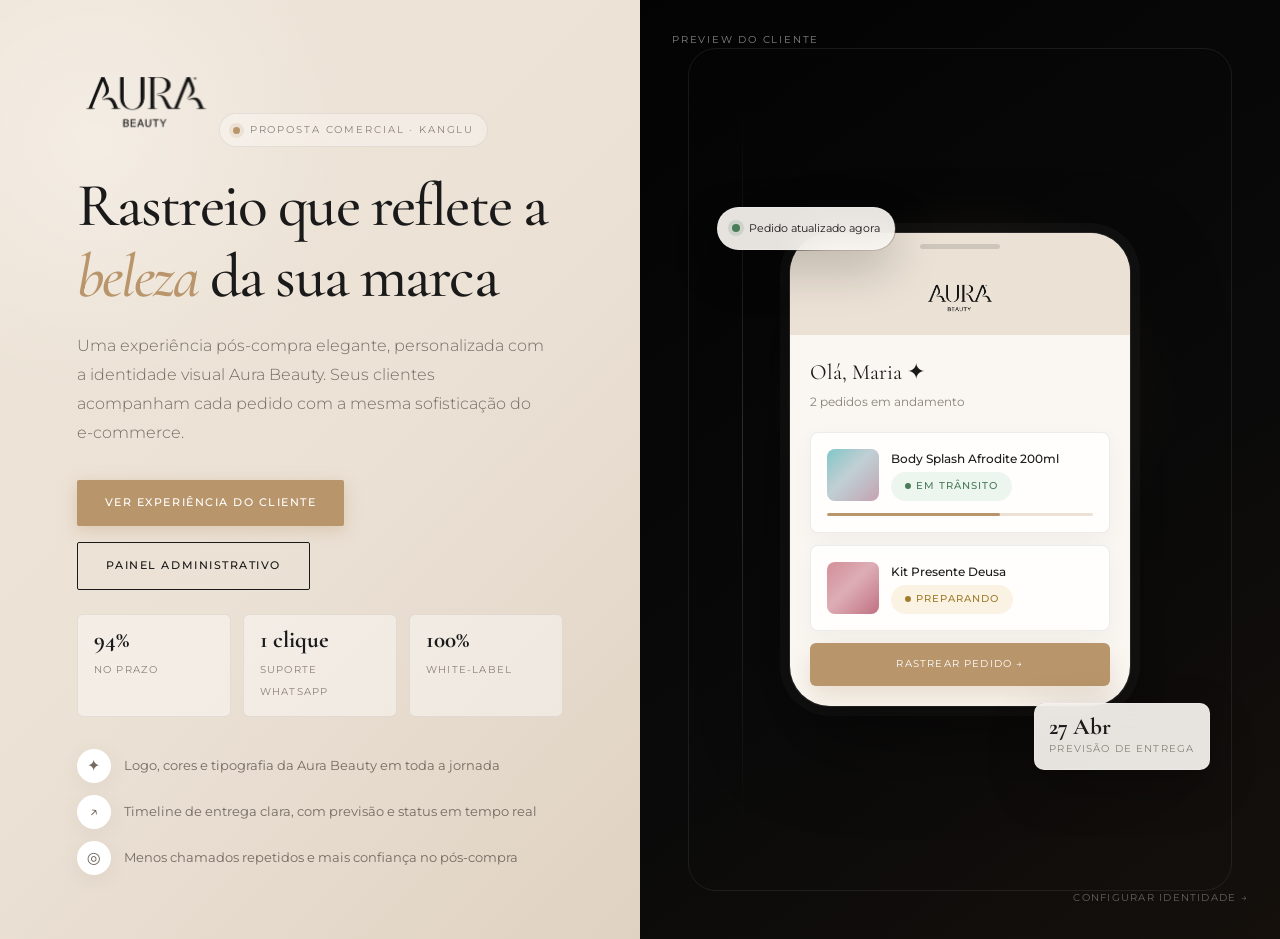
<file: kanglu-demo/index.html>
<!DOCTYPE html>
<html lang="pt-BR">
<head>
  <meta charset="UTF-8">
  <meta name="viewport" content="width=device-width, initial-scale=1.0">
  <title>Aura Beauty × Kanglu — Experiência de Rastreio</title>
  <link rel="icon" type="image/png" href="assets/aura-logo.png">
  <link rel="stylesheet" href="styles.css">
</head>
<body>
  <div class="landing">
    <div class="landing-left">
      <div class="landing-content">
        <div class="brand-logo brand-logo--dark brand-logo--lg animate-in" style="margin-bottom:2rem;">
          <img src="assets/aura-logo.png" alt="Aura Beauty">
        </div>

        <div class="presentation-pill animate-in delay-1">
          <span></span>
          Proposta comercial · Kanglu
        </div>

        <h1 class="landing-title animate-in delay-2">
          Rastreio que reflete a <em>beleza</em> da sua marca
        </h1>

        <p class="landing-desc animate-in delay-3">
          Uma experiência pós-compra elegante, personalizada com a identidade visual Aura Beauty.
          Seus clientes acompanham cada pedido com a mesma sofisticação do e-commerce.
        </p>

        <div class="landing-actions animate-in delay-4">
          <a href="publico.html" class="btn btn-primary">Ver experiência do cliente</a>
          <a href="dashboard.html" class="btn btn-outline">Painel administrativo</a>
        </div>

        <div class="landing-metrics animate-in delay-5">
          <div>
            <strong>94%</strong>
            <span>no prazo</span>
          </div>
          <div>
            <strong>1 clique</strong>
            <span>suporte WhatsApp</span>
          </div>
          <div>
            <strong>100%</strong>
            <span>white-label</span>
          </div>
        </div>

        <div class="landing-features animate-in delay-5">
          <div class="landing-feature">
            <div class="landing-feature-icon">✦</div>
            <span>Logo, cores e tipografia da Aura Beauty em toda a jornada</span>
          </div>
          <div class="landing-feature">
            <div class="landing-feature-icon">↗</div>
            <span>Timeline de entrega clara, com previsão e status em tempo real</span>
          </div>
          <div class="landing-feature">
            <div class="landing-feature-icon">◎</div>
            <span>Menos chamados repetidos e mais confiança no pós-compra</span>
          </div>
        </div>
      </div>
    </div>

    <div class="landing-right">
      <div class="landing-right-kicker animate-in">Preview do cliente</div>
      <div class="floating-card floating-card--top animate-in delay-2">
        <span class="floating-dot"></span>
        Pedido atualizado agora
      </div>
      <div class="phone-mockup">
        <div class="phone-notch"><div class="phone-notch-bar"></div></div>
        <div class="phone-screen">
          <div class="phone-header">
            <div class="brand-logo brand-logo--dark">
              <img src="assets/aura-logo.png" alt="Aura Beauty">
            </div>
          </div>
          <div class="phone-body">
            <p class="phone-greeting">Olá, Maria ✦</p>
            <p class="phone-sub">2 pedidos em andamento</p>

            <div class="phone-card">
              <div class="phone-card-row">
                <div class="phone-product"></div>
                <div>
                  <div class="phone-card-title">Body Splash Afrodite 200ml</div>
                  <span class="status-badge success">Em trânsito</span>
                </div>
              </div>
              <div class="phone-progress"><div class="phone-progress-fill"></div></div>
            </div>

            <div class="phone-card">
              <div class="phone-card-row">
                <div class="phone-product" style="background:linear-gradient(135deg,#d4909a,#c07080);"></div>
                <div>
                  <div class="phone-card-title">Kit Presente Deusa</div>
                  <span class="status-badge warning">Preparando</span>
                </div>
              </div>
            </div>

            <a href="publico-pedido.html" class="phone-cta">Rastrear pedido →</a>
          </div>
        </div>
      </div>

      <div class="floating-card floating-card--bottom animate-in delay-3">
        <strong>27 Abr</strong>
        <span>previsão de entrega</span>
      </div>

      <a href="config-settings.html" class="landing-admin-link">Configurar identidade →</a>
    </div>
  </div>
  <script src="app.js"></script>
</body>
</html>
</file>
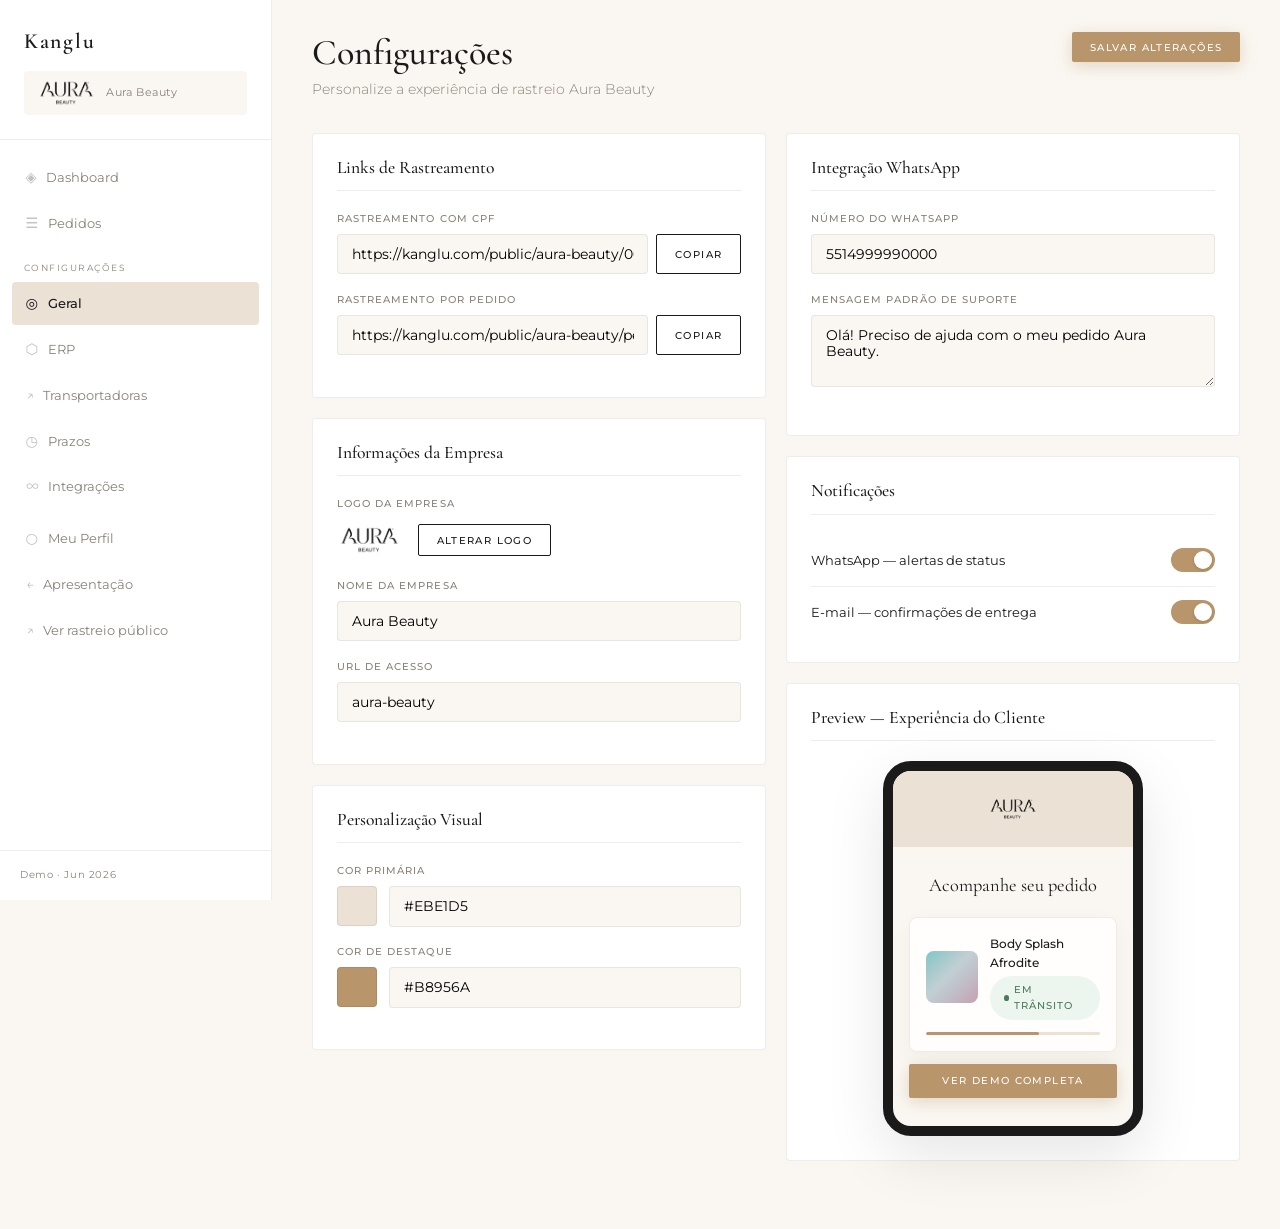
<file: kanglu-demo/config-settings.html>
<!DOCTYPE html>
<html lang="pt-BR">
<head>
  <meta charset="UTF-8">
  <meta name="viewport" content="width=device-width, initial-scale=1.0">
  <title>Configurações — Kanglu × Aura Beauty</title>
  <link rel="icon" type="image/png" href="assets/aura-logo.png">
  <link rel="stylesheet" href="styles.css">
</head>
<body>
  <div class="admin-layout">
    <aside class="sidebar">
      <div class="sidebar-logo">
        <div style="font-family:var(--font-serif);font-size:1.35rem;letter-spacing:0.08em;font-weight:600;">Kanglu</div>
        <div class="sidebar-client">
          <img src="assets/aura-logo.png" alt="">
          <span>Aura Beauty</span>
        </div>
      </div>
      <nav>
        <div class="nav-section">
          <a href="dashboard.html" class="nav-link"><span class="nav-icon">◈</span> Dashboard</a>
          <a href="orders.html" class="nav-link"><span class="nav-icon">☰</span> Pedidos</a>
        </div>
        <div class="nav-section">
          <div class="nav-label">Configurações</div>
          <a href="config-settings.html" class="nav-link active"><span class="nav-icon">◎</span> Geral</a>
          <a href="config-settings.html" class="nav-link"><span class="nav-icon">⬡</span> ERP</a>
          <a href="config-settings.html" class="nav-link"><span class="nav-icon">↗</span> Transportadoras</a>
          <a href="config-settings.html" class="nav-link"><span class="nav-icon">◷</span> Prazos</a>
          <a href="config-settings.html" class="nav-link"><span class="nav-icon">∞</span> Integrações</a>
        </div>
        <div class="nav-section">
          <a href="profile.html" class="nav-link"><span class="nav-icon">○</span> Meu Perfil</a>
          <a href="index.html" class="nav-link"><span class="nav-icon">←</span> Apresentação</a>
          <a href="publico.html" class="nav-link"><span class="nav-icon">↗</span> Ver rastreio público</a>
        </div>
      </nav>
      <div class="sidebar-footer">Demo · Jun 2026</div>
    </aside>

    <main class="admin-main">
      <div class="admin-topbar animate-in">
        <div>
          <h1>Configurações</h1>
          <p>Personalize a experiência de rastreio Aura Beauty</p>
        </div>
        <button class="btn btn-primary btn-sm">Salvar alterações</button>
      </div>

      <div class="form-grid">
        <div>
          <div class="form-section animate-in delay-1">
            <h3>Links de Rastreamento</h3>
            <div class="form-group">
              <label>Rastreamento com CPF</label>
              <div class="input-group">
                <input type="text" value="https://kanglu.com/public/aura-beauty/00000000000" readonly>
                <button class="btn btn-outline btn-sm" data-copy>Copiar</button>
              </div>
            </div>
            <div class="form-group">
              <label>Rastreamento por pedido</label>
              <div class="input-group">
                <input type="text" value="https://kanglu.com/public/aura-beauty/pedido/" readonly>
                <button class="btn btn-outline btn-sm" data-copy>Copiar</button>
              </div>
            </div>
          </div>

          <div class="form-section animate-in delay-2">
            <h3>Informações da Empresa</h3>
            <div class="form-group">
              <label>Logo da empresa</label>
              <div style="display:flex;align-items:center;gap:1rem;">
                <div class="brand-logo brand-logo--dark"><img src="assets/aura-logo.png" alt=""></div>
                <button class="btn btn-outline btn-sm">Alterar logo</button>
              </div>
            </div>
            <div class="form-group">
              <label>Nome da empresa</label>
              <input type="text" value="Aura Beauty">
            </div>
            <div class="form-group">
              <label>URL de acesso</label>
              <input type="text" value="aura-beauty">
            </div>
          </div>

          <div class="form-section animate-in delay-3">
            <h3>Personalização Visual</h3>
            <div class="form-group">
              <label>Cor primária</label>
              <div class="color-input">
                <div class="color-swatch" style="background:#ebe1d5;"></div>
                <input type="text" value="#EBE1D5">
              </div>
            </div>
            <div class="form-group">
              <label>Cor de destaque</label>
              <div class="color-input">
                <div class="color-swatch" style="background:#b8956a;"></div>
                <input type="text" value="#B8956A">
              </div>
            </div>
          </div>
        </div>

        <div>
          <div class="form-section animate-in delay-2">
            <h3>Integração WhatsApp</h3>
            <div class="form-group">
              <label>Número do WhatsApp</label>
              <input type="text" value="5514999990000">
            </div>
            <div class="form-group">
              <label>Mensagem padrão de suporte</label>
              <textarea rows="3">Olá! Preciso de ajuda com o meu pedido Aura Beauty.</textarea>
            </div>
          </div>

          <div class="form-section animate-in delay-3">
            <h3>Notificações</h3>
            <div class="toggle-row">
              <span>WhatsApp — alertas de status</span>
              <div class="toggle"></div>
            </div>
            <div class="toggle-row">
              <span>E-mail — confirmações de entrega</span>
              <div class="toggle"></div>
            </div>
          </div>

          <div class="form-section animate-in delay-4">
            <h3>Preview — Experiência do Cliente</h3>
            <div class="preview-phone">
              <div class="preview-phone-header">
                <div class="brand-logo brand-logo--dark" style="margin:0 auto;width:fit-content;">
                  <img src="assets/aura-logo.png" alt="Aura Beauty" style="height:24px;">
                </div>
              </div>
              <div class="preview-phone-body">
                <p>Acompanhe seu pedido</p>
                <div class="phone-card" style="text-align:left;margin-bottom:0.75rem;">
                  <div class="phone-card-row">
                    <div class="phone-product"></div>
                    <div>
                      <div class="phone-card-title">Body Splash Afrodite</div>
                      <span class="status-badge success">Em trânsito</span>
                    </div>
                  </div>
                  <div class="phone-progress"><div class="phone-progress-fill"></div></div>
                </div>
                <a href="publico.html" class="btn btn-primary btn-sm btn-block">Ver demo completa</a>
              </div>
            </div>
          </div>
        </div>
      </div>
    </main>
  </div>
  <script src="app.js"></script>
</body>
</html>
</file>
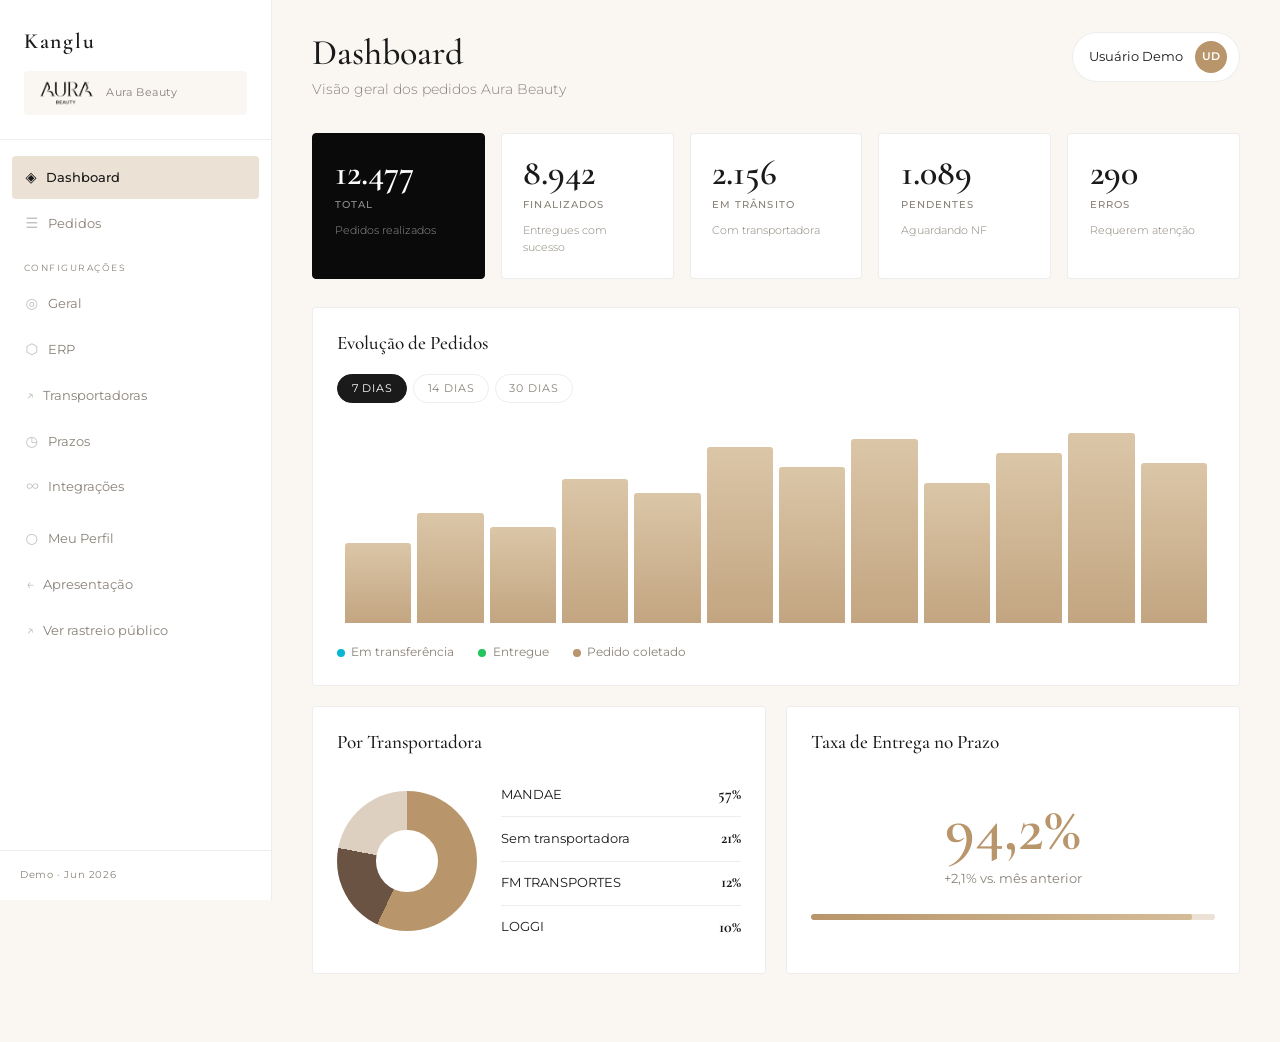
<file: kanglu-demo/dashboard.html>
<!DOCTYPE html>
<html lang="pt-BR">
<head>
  <meta charset="UTF-8">
  <meta name="viewport" content="width=device-width, initial-scale=1.0">
  <title>Dashboard — Kanglu × Aura Beauty</title>
  <link rel="icon" type="image/png" href="assets/aura-logo.png">
  <link rel="stylesheet" href="styles.css">
</head>
<body>
  <div class="admin-layout">
    <aside class="sidebar">
      <div class="sidebar-logo">
        <div style="font-family:var(--font-serif);font-size:1.35rem;letter-spacing:0.08em;font-weight:600;">Kanglu</div>
        <div class="sidebar-client">
          <img src="assets/aura-logo.png" alt="">
          <span>Aura Beauty</span>
        </div>
      </div>
      <nav>
        <div class="nav-section">
          <a href="dashboard.html" class="nav-link active"><span class="nav-icon">◈</span> Dashboard</a>
          <a href="orders.html" class="nav-link"><span class="nav-icon">☰</span> Pedidos</a>
        </div>
        <div class="nav-section">
          <div class="nav-label">Configurações</div>
          <a href="config-settings.html" class="nav-link"><span class="nav-icon">◎</span> Geral</a>
          <a href="config-settings.html" class="nav-link"><span class="nav-icon">⬡</span> ERP</a>
          <a href="config-settings.html" class="nav-link"><span class="nav-icon">↗</span> Transportadoras</a>
          <a href="config-settings.html" class="nav-link"><span class="nav-icon">◷</span> Prazos</a>
          <a href="config-settings.html" class="nav-link"><span class="nav-icon">∞</span> Integrações</a>
        </div>
        <div class="nav-section">
          <a href="profile.html" class="nav-link"><span class="nav-icon">○</span> Meu Perfil</a>
          <a href="index.html" class="nav-link"><span class="nav-icon">←</span> Apresentação</a>
          <a href="publico.html" class="nav-link"><span class="nav-icon">↗</span> Ver rastreio público</a>
        </div>
      </nav>
      <div class="sidebar-footer">Demo · Jun 2026</div>
    </aside>

    <main class="admin-main">
      <div class="admin-topbar animate-in">
        <div>
          <h1>Dashboard</h1>
          <p>Visão geral dos pedidos Aura Beauty</p>
        </div>
        <div class="user-chip">
          <span>Usuário Demo</span>
          <div class="user-avatar">UD</div>
        </div>
      </div>

      <div class="stats-grid">
        <div class="stat-card stat-card--highlight animate-in delay-1">
          <div class="value">12.477</div>
          <div class="label">Total</div>
          <div class="desc">Pedidos realizados</div>
        </div>
        <div class="stat-card animate-in delay-2">
          <div class="value">8.942</div>
          <div class="label">Finalizados</div>
          <div class="desc">Entregues com sucesso</div>
        </div>
        <div class="stat-card animate-in delay-3">
          <div class="value">2.156</div>
          <div class="label">Em trânsito</div>
          <div class="desc">Com transportadora</div>
        </div>
        <div class="stat-card animate-in delay-4">
          <div class="value">1.089</div>
          <div class="label">Pendentes</div>
          <div class="desc">Aguardando NF</div>
        </div>
        <div class="stat-card animate-in delay-5">
          <div class="value">290</div>
          <div class="label">Erros</div>
          <div class="desc">Requerem atenção</div>
        </div>
      </div>

      <div class="chart-box animate-in">
        <h3>Evolução de Pedidos</h3>
        <div class="chart-tabs">
          <button class="chart-tab active">7 dias</button>
          <button class="chart-tab">14 dias</button>
          <button class="chart-tab">30 dias</button>
        </div>
        <div class="chart-placeholder">
          <div class="chart-bar" style="height:40%;"></div>
          <div class="chart-bar" style="height:55%;"></div>
          <div class="chart-bar" style="height:48%;"></div>
          <div class="chart-bar" style="height:72%;"></div>
          <div class="chart-bar" style="height:65%;"></div>
          <div class="chart-bar" style="height:88%;"></div>
          <div class="chart-bar" style="height:78%;"></div>
          <div class="chart-bar" style="height:92%;"></div>
          <div class="chart-bar" style="height:70%;"></div>
          <div class="chart-bar" style="height:85%;"></div>
          <div class="chart-bar" style="height:95%;"></div>
          <div class="chart-bar" style="height:80%;"></div>
        </div>
        <div class="chart-legend">
          <span class="legend-transfer">Em transferência</span>
          <span class="legend-delivered">Entregue</span>
          <span class="legend-collected">Pedido coletado</span>
        </div>
      </div>

      <div class="charts-row">
        <div class="chart-box animate-in delay-2">
          <h3>Por Transportadora</h3>
          <div class="donut-wrap">
            <div class="donut-placeholder"></div>
            <ul class="carrier-list">
              <li><span>MANDAE</span><strong>57%</strong></li>
              <li><span>Sem transportadora</span><strong>21%</strong></li>
              <li><span>FM TRANSPORTES</span><strong>12%</strong></li>
              <li><span>LOGGI</span><strong>10%</strong></li>
            </ul>
          </div>
        </div>
        <div class="chart-box animate-in delay-3">
          <h3>Taxa de Entrega no Prazo</h3>
          <div style="text-align:center;padding:1.5rem 0;">
            <div style="font-family:var(--font-serif);font-size:4rem;font-weight:600;color:var(--aura-gold);line-height:1;">94,2%</div>
            <p style="font-size:0.8rem;color:var(--aura-muted);margin-top:0.5rem;">+2,1% vs. mês anterior</p>
          </div>
          <div class="mini-progress-bar" style="height:6px;border-radius:3px;">
            <div class="mini-progress-fill" style="width:94.2%;"></div>
          </div>
        </div>
      </div>
    </main>
  </div>
  <script src="app.js"></script>
</body>
</html>
</file>
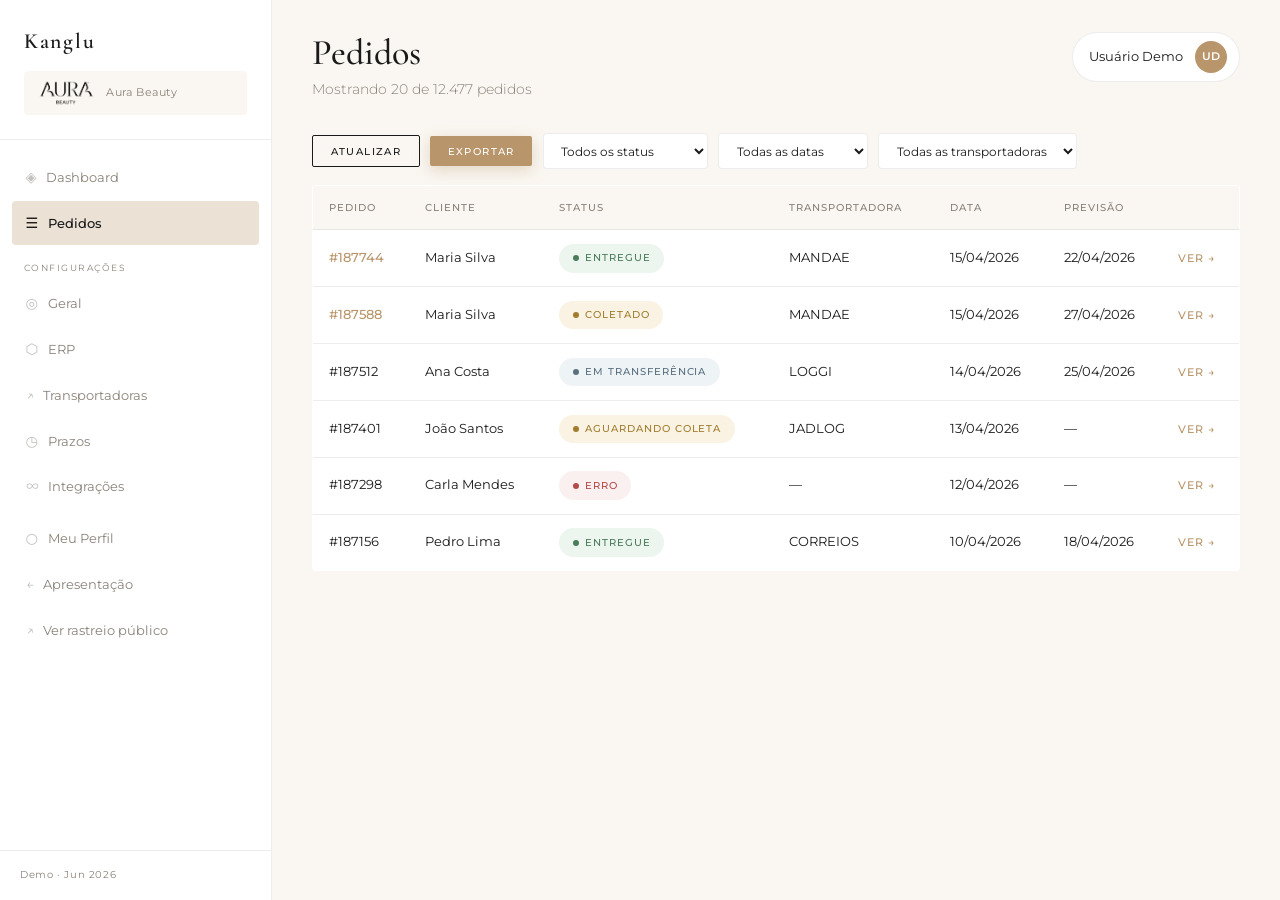
<file: kanglu-demo/orders.html>
<!DOCTYPE html>
<html lang="pt-BR">
<head>
  <meta charset="UTF-8">
  <meta name="viewport" content="width=device-width, initial-scale=1.0">
  <title>Pedidos — Kanglu × Aura Beauty</title>
  <link rel="icon" type="image/png" href="assets/aura-logo.png">
  <link rel="stylesheet" href="styles.css">
</head>
<body>
  <div class="admin-layout">
    <aside class="sidebar">
      <div class="sidebar-logo">
        <div style="font-family:var(--font-serif);font-size:1.35rem;letter-spacing:0.08em;font-weight:600;">Kanglu</div>
        <div class="sidebar-client">
          <img src="assets/aura-logo.png" alt="">
          <span>Aura Beauty</span>
        </div>
      </div>
      <nav>
        <div class="nav-section">
          <a href="dashboard.html" class="nav-link"><span class="nav-icon">◈</span> Dashboard</a>
          <a href="orders.html" class="nav-link active"><span class="nav-icon">☰</span> Pedidos</a>
        </div>
        <div class="nav-section">
          <div class="nav-label">Configurações</div>
          <a href="config-settings.html" class="nav-link"><span class="nav-icon">◎</span> Geral</a>
          <a href="config-settings.html" class="nav-link"><span class="nav-icon">⬡</span> ERP</a>
          <a href="config-settings.html" class="nav-link"><span class="nav-icon">↗</span> Transportadoras</a>
          <a href="config-settings.html" class="nav-link"><span class="nav-icon">◷</span> Prazos</a>
          <a href="config-settings.html" class="nav-link"><span class="nav-icon">∞</span> Integrações</a>
        </div>
        <div class="nav-section">
          <a href="profile.html" class="nav-link"><span class="nav-icon">○</span> Meu Perfil</a>
          <a href="index.html" class="nav-link"><span class="nav-icon">←</span> Apresentação</a>
          <a href="publico.html" class="nav-link"><span class="nav-icon">↗</span> Ver rastreio público</a>
        </div>
      </nav>
      <div class="sidebar-footer">Demo · Jun 2026</div>
    </aside>

    <main class="admin-main">
      <div class="admin-topbar animate-in">
        <div>
          <h1>Pedidos</h1>
          <p>Mostrando 20 de 12.477 pedidos</p>
        </div>
        <div class="user-chip">
          <span>Usuário Demo</span>
          <div class="user-avatar">UD</div>
        </div>
      </div>

      <div class="table-toolbar animate-in delay-1">
        <button class="btn btn-outline btn-sm">Atualizar</button>
        <button class="btn btn-primary btn-sm">Exportar</button>
        <select>
          <option>Todos os status</option>
          <option>Pedido criado</option>
          <option>Em separação</option>
          <option>Aguardando coleta</option>
          <option>Pedido coletado</option>
          <option>Em transferência</option>
          <option>Entregue</option>
          <option>Erro de integração</option>
        </select>
        <select>
          <option>Todas as datas</option>
          <option>Último mês</option>
          <option>Últimos 3 meses</option>
          <option>Últimos 6 meses</option>
        </select>
        <select>
          <option>Todas as transportadoras</option>
          <option>MANDAE</option>
          <option>JADLOG</option>
          <option>LOGGI</option>
          <option>CORREIOS</option>
        </select>
      </div>

      <table class="data-table animate-in delay-2">
        <thead>
          <tr>
            <th>Pedido</th>
            <th>Cliente</th>
            <th>Status</th>
            <th>Transportadora</th>
            <th>Data</th>
            <th>Previsão</th>
            <th></th>
          </tr>
        </thead>
        <tbody>
          <tr>
            <td><a href="publico-pedido.html">#187744</a></td>
            <td>Maria Silva</td>
            <td><span class="status-badge success">Entregue</span></td>
            <td>MANDAE</td>
            <td>15/04/2026</td>
            <td>22/04/2026</td>
            <td><a href="publico-pedido.html" class="table-action">Ver →</a></td>
          </tr>
          <tr>
            <td><a href="publico-pedido.html">#187588</a></td>
            <td>Maria Silva</td>
            <td><span class="status-badge warning">Coletado</span></td>
            <td>MANDAE</td>
            <td>15/04/2026</td>
            <td>27/04/2026</td>
            <td><a href="publico-pedido.html" class="table-action">Ver →</a></td>
          </tr>
          <tr>
            <td>#187512</td>
            <td>Ana Costa</td>
            <td><span class="status-badge info">Em transferência</span></td>
            <td>LOGGI</td>
            <td>14/04/2026</td>
            <td>25/04/2026</td>
            <td><a href="#" class="table-action">Ver →</a></td>
          </tr>
          <tr>
            <td>#187401</td>
            <td>João Santos</td>
            <td><span class="status-badge warning">Aguardando coleta</span></td>
            <td>JADLOG</td>
            <td>13/04/2026</td>
            <td>—</td>
            <td><a href="#" class="table-action">Ver →</a></td>
          </tr>
          <tr>
            <td>#187298</td>
            <td>Carla Mendes</td>
            <td><span class="status-badge error">Erro</span></td>
            <td>—</td>
            <td>12/04/2026</td>
            <td>—</td>
            <td><a href="#" class="table-action">Ver →</a></td>
          </tr>
          <tr>
            <td>#187156</td>
            <td>Pedro Lima</td>
            <td><span class="status-badge success">Entregue</span></td>
            <td>CORREIOS</td>
            <td>10/04/2026</td>
            <td>18/04/2026</td>
            <td><a href="#" class="table-action">Ver →</a></td>
          </tr>
        </tbody>
      </table>
    </main>
  </div>
  <script src="app.js"></script>
</body>
</html>
</file>
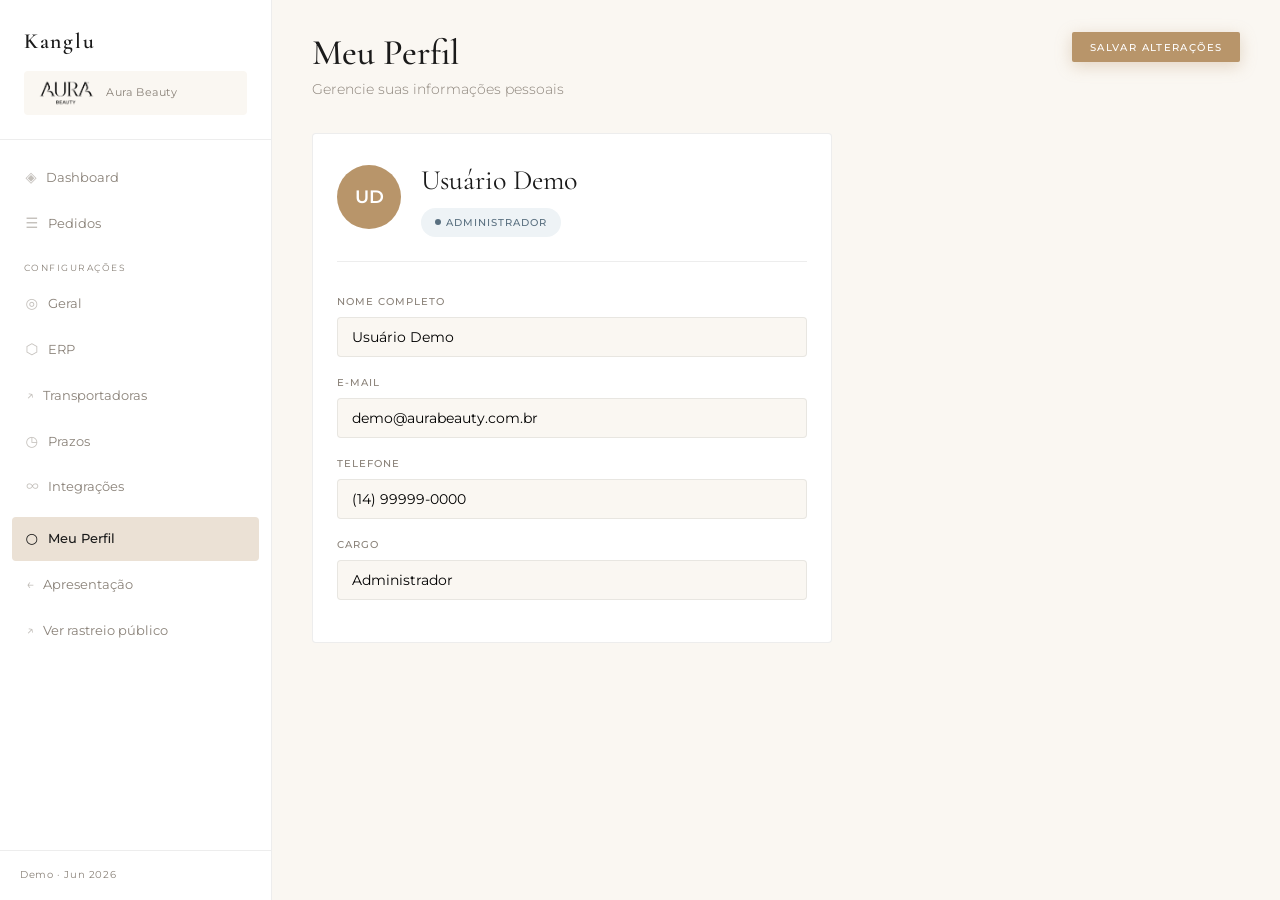
<file: kanglu-demo/profile.html>
<!DOCTYPE html>
<html lang="pt-BR">
<head>
  <meta charset="UTF-8">
  <meta name="viewport" content="width=device-width, initial-scale=1.0">
  <title>Meu Perfil — Kanglu × Aura Beauty</title>
  <link rel="icon" type="image/png" href="assets/aura-logo.png">
  <link rel="stylesheet" href="styles.css">
</head>
<body>
  <div class="admin-layout">
    <aside class="sidebar">
      <div class="sidebar-logo">
        <div style="font-family:var(--font-serif);font-size:1.35rem;letter-spacing:0.08em;font-weight:600;">Kanglu</div>
        <div class="sidebar-client">
          <img src="assets/aura-logo.png" alt="">
          <span>Aura Beauty</span>
        </div>
      </div>
      <nav>
        <div class="nav-section">
          <a href="dashboard.html" class="nav-link"><span class="nav-icon">◈</span> Dashboard</a>
          <a href="orders.html" class="nav-link"><span class="nav-icon">☰</span> Pedidos</a>
        </div>
        <div class="nav-section">
          <div class="nav-label">Configurações</div>
          <a href="config-settings.html" class="nav-link"><span class="nav-icon">◎</span> Geral</a>
          <a href="config-settings.html" class="nav-link"><span class="nav-icon">⬡</span> ERP</a>
          <a href="config-settings.html" class="nav-link"><span class="nav-icon">↗</span> Transportadoras</a>
          <a href="config-settings.html" class="nav-link"><span class="nav-icon">◷</span> Prazos</a>
          <a href="config-settings.html" class="nav-link"><span class="nav-icon">∞</span> Integrações</a>
        </div>
        <div class="nav-section">
          <a href="profile.html" class="nav-link active"><span class="nav-icon">○</span> Meu Perfil</a>
          <a href="index.html" class="nav-link"><span class="nav-icon">←</span> Apresentação</a>
          <a href="publico.html" class="nav-link"><span class="nav-icon">↗</span> Ver rastreio público</a>
        </div>
      </nav>
      <div class="sidebar-footer">Demo · Jun 2026</div>
    </aside>

    <main class="admin-main">
      <div class="admin-topbar animate-in">
        <div>
          <h1>Meu Perfil</h1>
          <p>Gerencie suas informações pessoais</p>
        </div>
        <button class="btn btn-primary btn-sm">Salvar alterações</button>
      </div>

      <div class="form-section animate-in delay-1" style="max-width:520px;">
        <div style="display:flex;align-items:center;gap:1.25rem;margin-bottom:2rem;padding-bottom:1.5rem;border-bottom:1px solid var(--aura-border);">
          <div class="user-avatar" style="width:64px;height:64px;font-size:1.1rem;">UD</div>
          <div>
            <div style="font-family:var(--font-serif);font-size:1.75rem;margin-bottom:0.35rem;">Usuário Demo</div>
            <span class="status-badge info">Administrador</span>
          </div>
        </div>

        <div class="form-group">
          <label>Nome completo</label>
          <input type="text" value="Usuário Demo">
        </div>
        <div class="form-group">
          <label>E-mail</label>
          <input type="email" value="demo@aurabeauty.com.br">
        </div>
        <div class="form-group">
          <label>Telefone</label>
          <input type="tel" value="(14) 99999-0000">
        </div>
        <div class="form-group">
          <label>Cargo</label>
          <input type="text" value="Administrador">
        </div>
      </div>
    </main>
  </div>
  <script src="app.js"></script>
</body>
</html>
</file>
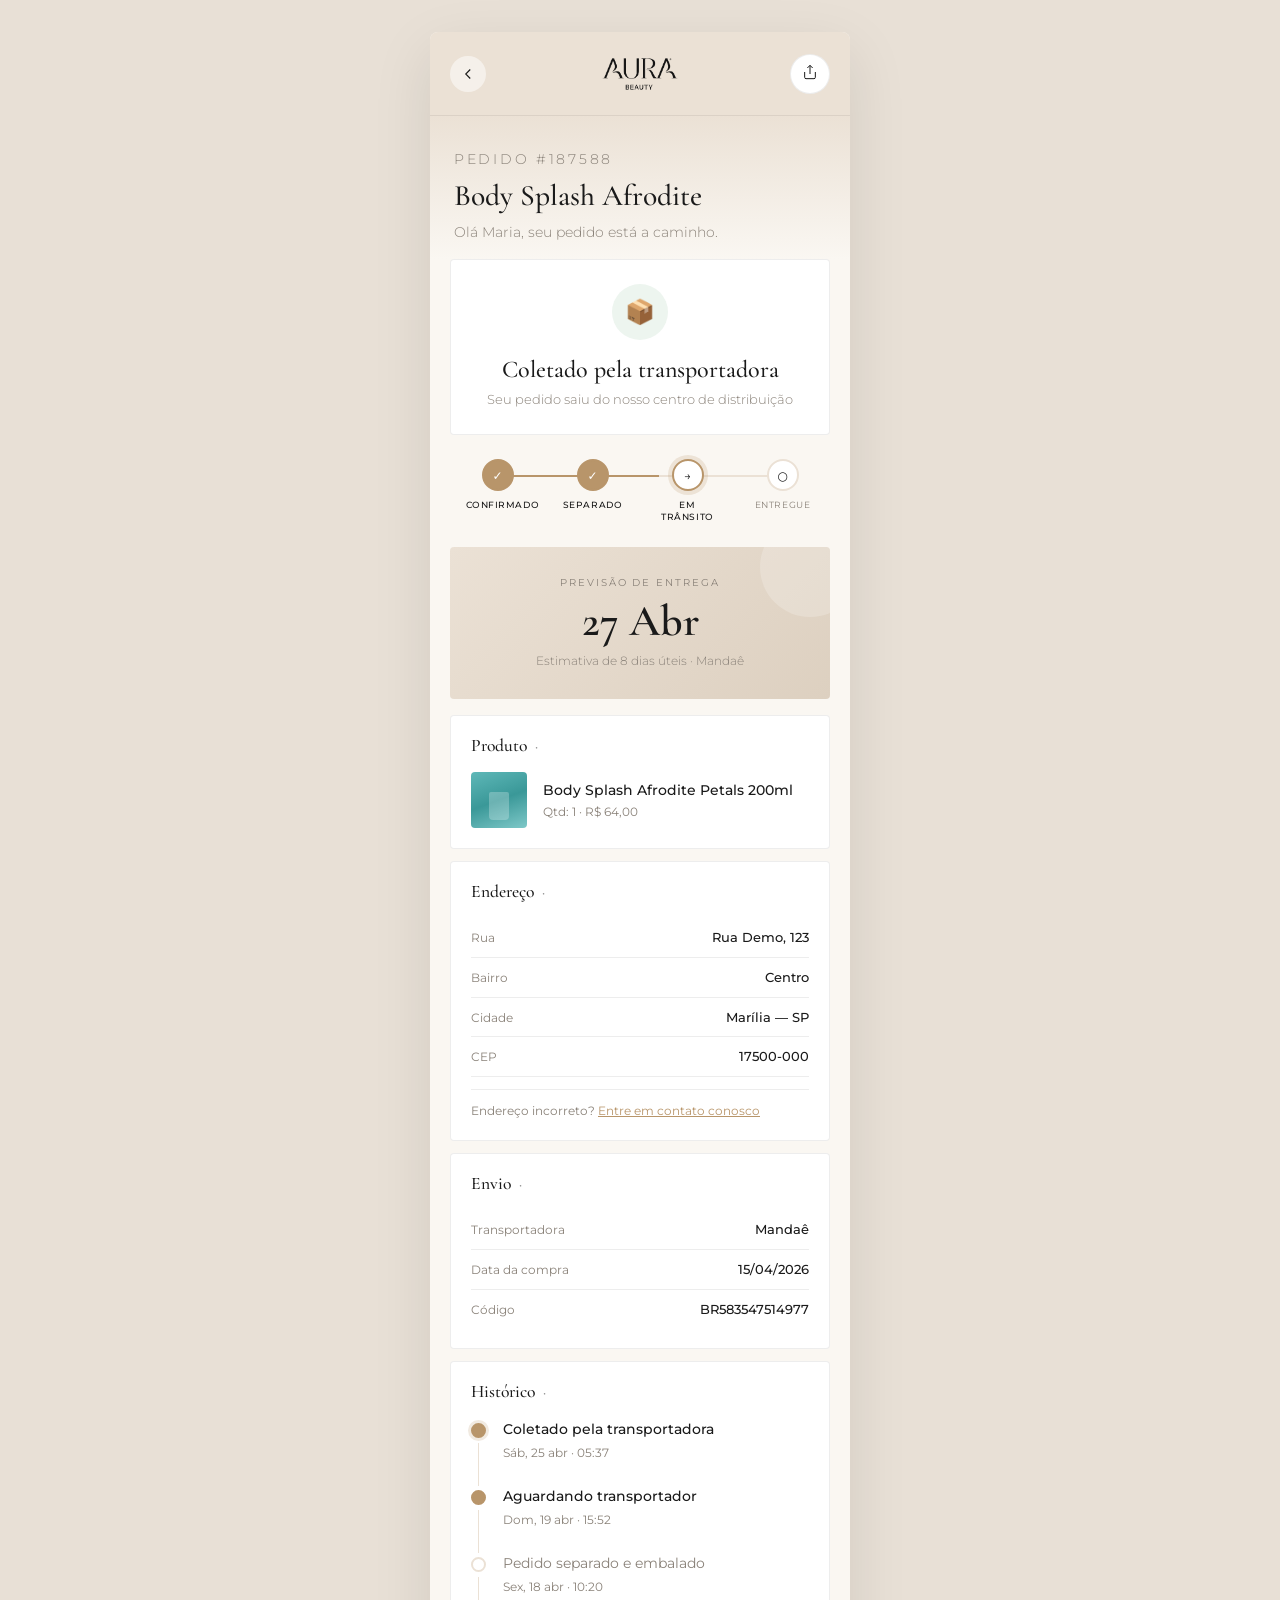
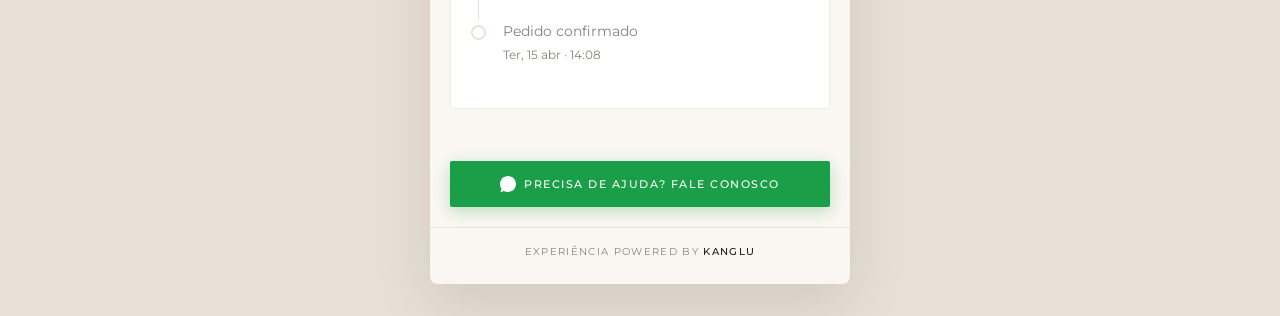
<file: kanglu-demo/publico-pedido.html>
<!DOCTYPE html>
<html lang="pt-BR">
<head>
  <meta charset="UTF-8">
  <meta name="viewport" content="width=device-width, initial-scale=1.0">
  <title>Pedido #187588 — Aura Beauty</title>
  <link rel="icon" type="image/png" href="assets/aura-logo.png">
  <link rel="stylesheet" href="styles.css">
</head>
<body class="public-page">
  <div class="experience-shell">
    <header class="public-header">
      <div class="public-header-inner">
        <a href="publico.html" class="back-btn" aria-label="Voltar">
          <svg width="18" height="18" fill="none" stroke="currentColor" stroke-width="1.5" viewBox="0 0 24 24"><path d="M15 18l-6-6 6-6"/></svg>
        </a>
        <a href="publico.html" class="brand-logo brand-logo--dark">
          <img src="assets/aura-logo.png" alt="Aura Beauty">
        </a>
        <button class="btn-icon" aria-label="Compartilhar">
          <svg width="16" height="16" fill="none" stroke="currentColor" stroke-width="1.5" viewBox="0 0 24 24"><path d="M4 12v8a2 2 0 002 2h12a2 2 0 002-2v-8"/><polyline points="16 6 12 2 8 6"/><line x1="12" y1="2" x2="12" y2="15"/></svg>
        </button>
      </div>
    </header>

    <main class="public-main">
      <section class="public-hero" style="padding-bottom:1rem;">
        <p class="public-hero-eyebrow">Pedido #187588</p>
        <h1 style="font-size:1.85rem;">Body Splash Afrodite</h1>
        <p>Olá Maria, seu pedido está a caminho.</p>
      </section>

      <div class="public-content">
        <div class="order-status-banner animate-in">
          <div class="status-icon">📦</div>
          <h2>Coletado pela transportadora</h2>
          <p>Seu pedido saiu do nosso centro de distribuição</p>
        </div>

        <div class="stepper animate-in delay-1">
          <div class="stepper-fill"></div>
          <div class="step done">
            <div class="step-dot">✓</div>
            <span class="step-label">Confirmado</span>
          </div>
          <div class="step done">
            <div class="step-dot">✓</div>
            <span class="step-label">Separado</span>
          </div>
          <div class="step active">
            <div class="step-dot">→</div>
            <span class="step-label">Em trânsito</span>
          </div>
          <div class="step">
            <div class="step-dot">○</div>
            <span class="step-label">Entregue</span>
          </div>
        </div>

        <div class="eta-card animate-in delay-2">
          <p class="eta-label">Previsão de entrega</p>
          <p class="eta-date">27 Abr</p>
          <p class="eta-sub">Estimativa de 8 dias úteis · Mandaê</p>
        </div>

        <div class="detail-section animate-in delay-3">
          <h3>Produto <span>·</span></h3>
          <div style="display:flex;gap:1rem;align-items:center;">
            <div class="product-thumb product-thumb--teal" style="width:56px;height:56px;"></div>
            <div>
              <p style="font-weight:500;font-size:0.85rem;">Body Splash Afrodite Petals 200ml</p>
              <p style="font-size:0.75rem;color:var(--aura-muted);">Qtd: 1 · R$ 64,00</p>
            </div>
          </div>
        </div>

        <div class="detail-section animate-in delay-3">
          <h3>Endereço <span>·</span></h3>
          <div class="detail-row"><span class="label">Rua</span><span class="value">Rua Demo, 123</span></div>
          <div class="detail-row"><span class="label">Bairro</span><span class="value">Centro</span></div>
          <div class="detail-row"><span class="label">Cidade</span><span class="value">Marília — SP</span></div>
          <div class="detail-row"><span class="label">CEP</span><span class="value">17500-000</span></div>
          <p class="detail-note">Endereço incorreto? <a href="#">Entre em contato conosco</a></p>
        </div>

        <div class="detail-section animate-in delay-4">
          <h3>Envio <span>·</span></h3>
          <div class="detail-row"><span class="label">Transportadora</span><span class="value">Mandaê</span></div>
          <div class="detail-row"><span class="label">Data da compra</span><span class="value">15/04/2026</span></div>
          <div class="detail-row"><span class="label">Código</span><span class="value">BR583547514977</span></div>
        </div>

        <div class="detail-section animate-in delay-5">
          <h3>Histórico <span>·</span></h3>
          <ul class="timeline">
            <li class="active">
              <div class="timeline-dot"></div>
              <p class="timeline-title">Coletado pela transportadora</p>
              <p class="timeline-time">Sáb, 25 abr · 05:37</p>
            </li>
            <li class="done">
              <div class="timeline-dot"></div>
              <p class="timeline-title">Aguardando transportador</p>
              <p class="timeline-time">Dom, 19 abr · 15:52</p>
            </li>
            <li>
              <div class="timeline-dot"></div>
              <p class="timeline-title">Pedido separado e embalado</p>
              <p class="timeline-time">Sex, 18 abr · 10:20</p>
            </li>
            <li>
              <div class="timeline-dot"></div>
              <p class="timeline-title">Pedido confirmado</p>
              <p class="timeline-time">Ter, 15 abr · 14:08</p>
            </li>
          </ul>
        </div>
      </div>

      <div class="sticky-cta">
        <a href="#" class="btn btn-whatsapp">
          <svg width="16" height="16" fill="currentColor" viewBox="0 0 24 24"><path d="M17.472 14.382c-.297-.149-1.758-.867-2.03-.967-.273-.099-.471-.148-.67.15-.197.297-.767.966-.94 1.164-.173.199-.347.223-.644.075-.297-.15-1.255-.463-2.39-1.475-.883-.788-1.48-1.761-1.653-2.059-.173-.297-.018-.458.13-.606.134-.133.298-.347.446-.52.149-.174.198-.298.298-.497.099-.198.05-.371-.025-.52-.075-.149-.669-1.612-.916-2.207-.242-.579-.487-.5-.669-.51-.173-.008-.371-.01-.57-.01-.198 0-.52.074-.792.372-.272.297-1.04 1.016-1.04 2.479 0 1.462 1.065 2.875 1.213 3.074.149.198 2.096 3.2 5.077 4.487.709.306 1.262.489 1.694.625.712.227 1.36.195 1.871.118.571-.085 1.758-.719 2.006-1.413.248-.694.248-1.289.173-1.413-.074-.124-.272-.198-.57-.347z"/><path d="M12 0C5.373 0 0 5.373 0 12c0 2.625.846 5.059 2.284 7.034L.789 23.492a.5.5 0 00.614.614l4.458-1.495A11.953 11.953 0 0012 24c6.627 0 12-5.373 12-12S18.627 0 12 0z"/></svg>
          Precisa de ajuda? Fale conosco
        </a>
      </div>
    </main>

    <footer class="public-footer">
      Experiência powered by <strong>Kanglu</strong>
    </footer>
  </div>
  <script src="app.js"></script>
</body>
</html>
</file>
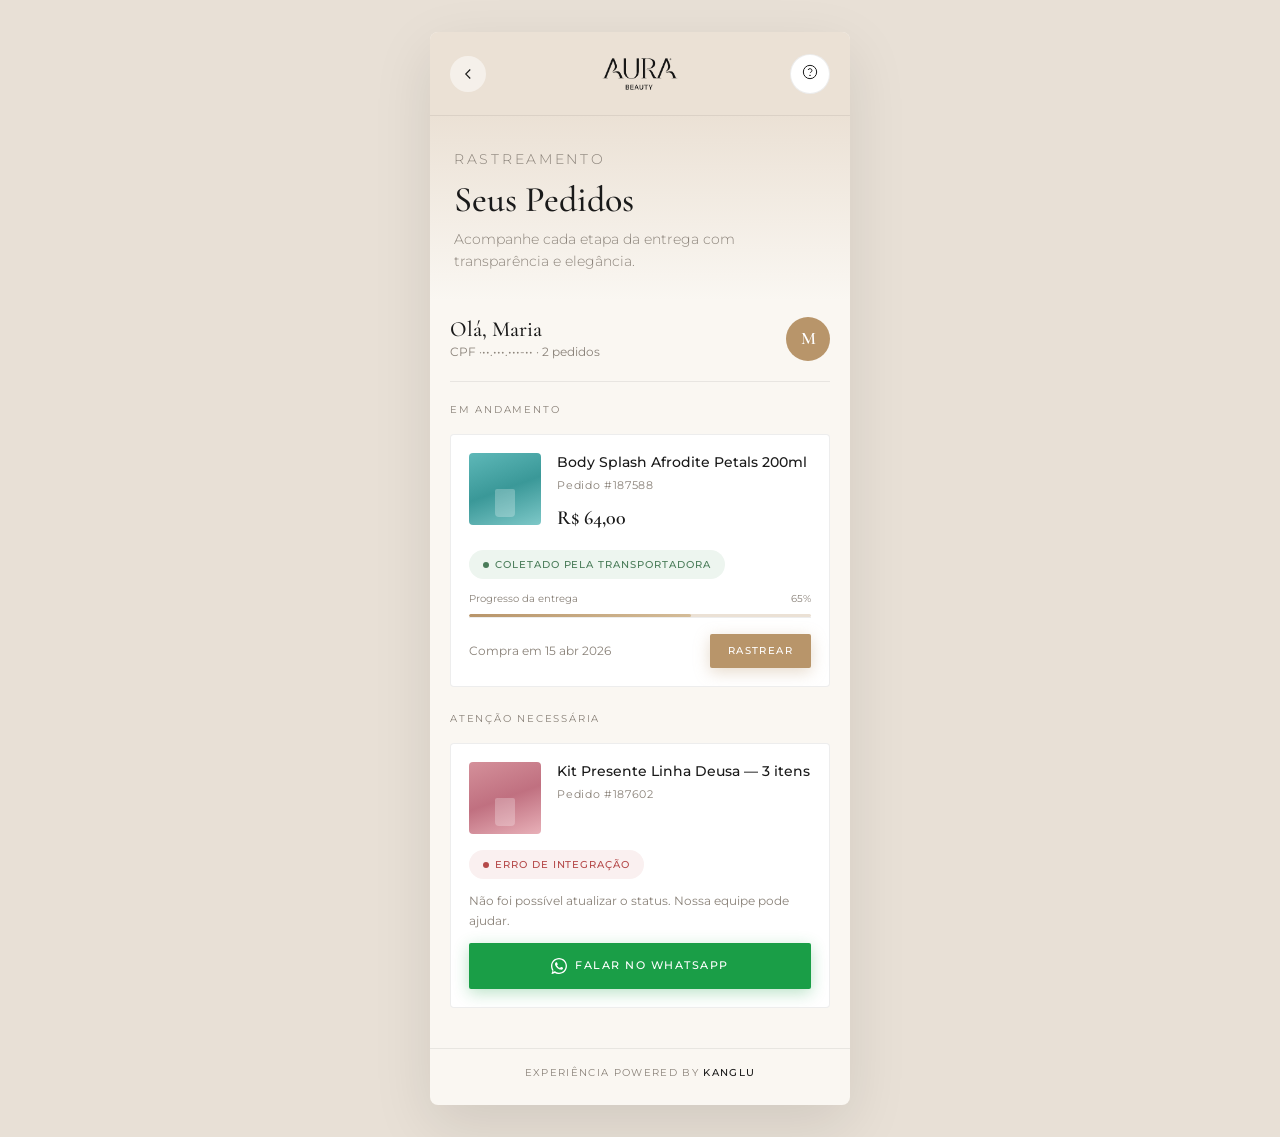
<file: kanglu-demo/publico.html>
<!DOCTYPE html>
<html lang="pt-BR">
<head>
  <meta charset="UTF-8">
  <meta name="viewport" content="width=device-width, initial-scale=1.0">
  <title>Seus Pedidos — Aura Beauty</title>
  <link rel="icon" type="image/png" href="assets/aura-logo.png">
  <link rel="stylesheet" href="styles.css">
</head>
<body class="public-page">
  <div class="experience-shell">
    <header class="public-header">
      <div class="public-header-inner">
        <a href="index.html" class="back-btn" aria-label="Voltar">
          <svg width="18" height="18" fill="none" stroke="currentColor" stroke-width="1.5" viewBox="0 0 24 24"><path d="M15 18l-6-6 6-6"/></svg>
        </a>
        <a href="index.html" class="brand-logo brand-logo--dark">
          <img src="assets/aura-logo.png" alt="Aura Beauty">
        </a>
        <button class="btn-icon" aria-label="Ajuda">
          <svg width="16" height="16" fill="none" stroke="currentColor" stroke-width="1.5" viewBox="0 0 24 24"><circle cx="12" cy="12" r="10"/><path d="M9.09 9a3 3 0 015.83 1c0 2-3 3-3 3"/><circle cx="12" cy="17" r=".5" fill="currentColor"/></svg>
        </button>
      </div>
    </header>

    <main class="public-main">
      <section class="public-hero">
        <p class="public-hero-eyebrow">Rastreamento</p>
        <h1>Seus Pedidos</h1>
        <p>Acompanhe cada etapa da entrega com transparência e elegância.</p>
      </section>

      <div class="public-content">
        <div class="user-strip animate-in">
          <div class="user-strip-info">
            <h2>Olá, Maria</h2>
            <p>CPF ·••.•••.•••-•• · 2 pedidos</p>
          </div>
          <div class="user-avatar-lg">M</div>
        </div>

        <p class="section-label animate-in delay-1">Em andamento</p>

        <article class="order-card animate-in delay-2">
          <div class="order-card-body">
            <div class="order-card-top">
              <div class="product-thumb product-thumb--teal"></div>
              <div class="order-card-info">
                <h3>Body Splash Afrodite Petals 200ml</h3>
                <div class="order-id">Pedido #187588</div>
                <div class="order-price">R$ 64,00</div>
              </div>
            </div>
            <span class="status-badge success">Coletado pela transportadora</span>
            <div class="mini-progress">
              <div class="mini-progress-label">
                <span>Progresso da entrega</span>
                <span>65%</span>
              </div>
              <div class="mini-progress-bar">
                <div class="mini-progress-fill" style="width:65%;"></div>
              </div>
            </div>
            <div class="order-card-footer">
              <span class="order-date">Compra em 15 abr 2026</span>
              <a href="publico-pedido.html" class="btn btn-primary btn-sm">Rastrear</a>
            </div>
          </div>
        </article>

        <p class="section-label animate-in delay-3" style="margin-top:1.5rem;">Atenção necessária</p>

        <article class="order-card animate-in delay-4">
          <div class="order-card-body">
            <div class="order-card-top">
              <div class="product-thumb product-thumb--rose"></div>
              <div class="order-card-info">
                <h3>Kit Presente Linha Deusa — 3 itens</h3>
                <div class="order-id">Pedido #187602</div>
              </div>
            </div>
            <span class="status-badge error">Erro de integração</span>
            <p style="font-size:0.78rem;color:var(--aura-muted);margin:0.75rem 0;">Não foi possível atualizar o status. Nossa equipe pode ajudar.</p>
            <a href="#" class="btn btn-whatsapp">
              <svg width="16" height="16" fill="currentColor" viewBox="0 0 24 24"><path d="M17.472 14.382c-.297-.149-1.758-.867-2.03-.967-.273-.099-.471-.148-.67.15-.197.297-.767.966-.94 1.164-.173.199-.347.223-.644.075-.297-.15-1.255-.463-2.39-1.475-.883-.788-1.48-1.761-1.653-2.059-.173-.297-.018-.458.13-.606.134-.133.298-.347.446-.52.149-.174.198-.298.298-.497.099-.198.05-.371-.025-.52-.075-.149-.669-1.612-.916-2.207-.242-.579-.487-.5-.669-.51-.173-.008-.371-.01-.57-.01-.198 0-.52.074-.792.372-.272.297-1.04 1.016-1.04 2.479 0 1.462 1.065 2.875 1.213 3.074.149.198 2.096 3.2 5.077 4.487.709.306 1.262.489 1.694.625.712.227 1.36.195 1.871.118.571-.085 1.758-.719 2.006-1.413.248-.694.248-1.289.173-1.413-.074-.124-.272-.198-.57-.347z"/><path d="M12 0C5.373 0 0 5.373 0 12c0 2.625.846 5.059 2.284 7.034L.789 23.492a.5.5 0 00.614.614l4.458-1.495A11.953 11.953 0 0012 24c6.627 0 12-5.373 12-12S18.627 0 12 0zm0 22c-2.231 0-4.297-.736-5.966-1.978l-.425-.283-2.747.922.922-2.747-.283-.425A9.956 9.956 0 012 12C2 6.477 6.477 2 12 2s10 4.477 10 10-4.477 10-10 10z"/></svg>
              Falar no WhatsApp
            </a>
          </div>
        </article>
      </div>
    </main>

    <footer class="public-footer">
      Experiência powered by <strong>Kanglu</strong>
    </footer>
  </div>
  <script src="app.js"></script>
</body>
</html>
</file>
<file: kanglu-demo/styles.css>
@import url('https://fonts.googleapis.com/css2?family=Cormorant+Garamond:ital,wght@0,400;0,500;0,600;0,700;1,400&family=Montserrat:wght@300;400;500;600&display=swap');

:root {
  --aura-black: #0a0a0a;
  --aura-beige: #ebe1d5;
  --aura-beige-deep: #ddd0c0;
  --aura-cream: #faf7f2;
  --aura-white: #ffffff;
  --aura-gold: #b8956a;
  --aura-gold-light: #d4bc98;
  --aura-brown: #6b5344;
  --aura-dark: #1a1a1a;
  --aura-muted: #8a8279;
  --aura-border: rgba(26, 26, 26, 0.08);
  --aura-shadow: 0 4px 24px rgba(0, 0, 0, 0.06);
  --aura-shadow-lg: 0 20px 60px rgba(0, 0, 0, 0.1);
  --aura-success: #4a7c59;
  --aura-success-bg: #edf5ef;
  --aura-warning: #a07d2e;
  --aura-warning-bg: #faf3e4;
  --aura-error: #b54a4a;
  --aura-error-bg: #faf0f0;
  --aura-info: #5a7080;
  --aura-info-bg: #eef3f6;
  --sidebar-w: 272px;
  --shell-w: 420px;
  --ease: cubic-bezier(0.22, 1, 0.36, 1);
  --font-serif: 'Cormorant Garamond', Georgia, serif;
  --font-sans: 'Montserrat', system-ui, sans-serif;
}

*, *::before, *::after { box-sizing: border-box; margin: 0; padding: 0; }

html { scroll-behavior: smooth; }

body {
  font-family: var(--font-sans);
  background: var(--aura-cream);
  color: var(--aura-dark);
  line-height: 1.6;
  font-size: 14px;
  font-weight: 400;
  -webkit-font-smoothing: antialiased;
}

h1, h2, h3, h4, .serif {
  font-family: var(--font-serif);
  font-weight: 500;
  line-height: 1.15;
}

a { color: inherit; text-decoration: none; }

img { display: block; max-width: 100%; }

/* ── Animations ── */
@keyframes fadeUp {
  from { opacity: 0; transform: translateY(16px); }
  to { opacity: 1; transform: translateY(0); }
}

@keyframes fadeIn {
  from { opacity: 0; }
  to { opacity: 1; }
}

@keyframes progressFill {
  from { width: 0; }
}

@keyframes pulse {
  0%, 100% { opacity: 1; }
  50% { opacity: 0.6; }
}

.animate-in {
  animation: fadeUp 0.7s var(--ease) both;
}

.delay-1 { animation-delay: 0.08s; }
.delay-2 { animation-delay: 0.16s; }
.delay-3 { animation-delay: 0.24s; }
.delay-4 { animation-delay: 0.32s; }
.delay-5 { animation-delay: 0.4s; }

/* ── Brand logo ── */
.brand-logo img {
  height: 34px;
  width: auto;
}

.brand-logo--dark {
  padding: 0.35rem 0;
  display: inline-flex;
  align-items: center;
}

.brand-logo--dark img { height: 30px; }

.brand-logo--lg.brand-logo--dark {
  padding: 0.35rem 0;
}

.brand-logo--lg.brand-logo--dark img { height: 64px; }

/* ── Buttons ── */
.btn {
  display: inline-flex;
  align-items: center;
  justify-content: center;
  gap: 0.5rem;
  padding: 0.9rem 1.75rem;
  font-family: var(--font-sans);
  font-size: 0.68rem;
  letter-spacing: 0.14em;
  text-transform: uppercase;
  font-weight: 500;
  border: none;
  border-radius: 2px;
  cursor: pointer;
  transition: transform 0.25s var(--ease), box-shadow 0.25s var(--ease), background 0.25s;
}

.btn:active { transform: scale(0.98); }

.btn-primary {
  background: var(--aura-gold);
  color: var(--aura-white);
  box-shadow: 0 4px 16px rgba(184, 149, 106, 0.35);
}

.btn-primary:hover {
  background: var(--aura-brown);
  box-shadow: 0 6px 24px rgba(184, 149, 106, 0.45);
}

.btn-outline {
  background: transparent;
  border: 1px solid var(--aura-dark);
  color: var(--aura-dark);
}

.btn-outline:hover { background: var(--aura-dark); color: var(--aura-white); }

.btn-ghost {
  background: rgba(255, 255, 255, 0.15);
  color: var(--aura-white);
  border: 1px solid rgba(255, 255, 255, 0.3);
}

.btn-ghost:hover { background: rgba(255, 255, 255, 0.25); }

.btn-whatsapp {
  background: #1a9e47;
  color: var(--aura-white);
  width: 100%;
  box-shadow: 0 4px 16px rgba(26, 158, 71, 0.3);
}

.btn-whatsapp:hover { background: #15803d; }

.btn-sm { padding: 0.55rem 1.1rem; font-size: 0.62rem; }
.btn-block { width: 100%; }

.btn-icon {
  width: 40px;
  height: 40px;
  padding: 0;
  border-radius: 50%;
  background: var(--aura-white);
  border: 1px solid var(--aura-border);
  color: var(--aura-dark);
}

.btn-icon:hover { border-color: var(--aura-gold); color: var(--aura-gold); }

/* ── Status badges ── */
.status-badge {
  display: inline-flex;
  align-items: center;
  gap: 0.35rem;
  font-size: 0.62rem;
  letter-spacing: 0.1em;
  text-transform: uppercase;
  padding: 0.4rem 0.85rem;
  border-radius: 999px;
  font-weight: 500;
}

.status-badge::before {
  content: '';
  width: 6px;
  height: 6px;
  border-radius: 50%;
  background: currentColor;
}

.status-badge.success { background: var(--aura-success-bg); color: var(--aura-success); }
.status-badge.warning { background: var(--aura-warning-bg); color: var(--aura-warning); }
.status-badge.error { background: var(--aura-error-bg); color: var(--aura-error); }
.status-badge.info { background: var(--aura-info-bg); color: var(--aura-info); }

/* ══════════════════════════════════════
   PRESENTATION LANDING
   ══════════════════════════════════════ */
.landing {
  min-height: 100vh;
  display: grid;
  grid-template-columns: 1fr 1fr;
  background: var(--aura-cream);
}

.landing-left {
  display: flex;
  flex-direction: column;
  justify-content: center;
  padding: 4rem clamp(3rem, 6vw, 6.5rem);
  position: relative;
  background:
    radial-gradient(circle at 15% 15%, rgba(255, 255, 255, 0.34), transparent 26%),
    linear-gradient(135deg, #efe5d8 0%, var(--aura-beige) 52%, #dfd2c2 100%);
}

.landing-left::before {
  display: none;
}

.landing-content {
  position: relative;
  z-index: 1;
  max-width: 560px;
}

.presentation-pill {
  width: fit-content;
  display: inline-flex;
  align-items: center;
  gap: 0.6rem;
  padding: 0.5rem 0.8rem;
  background: rgba(255, 255, 255, 0.34);
  border: 1px solid rgba(26, 26, 26, 0.08);
  border-radius: 999px;
  font-size: 0.65rem;
  letter-spacing: 0.18em;
  text-transform: uppercase;
  color: var(--aura-muted);
  margin-bottom: 1.35rem;
  backdrop-filter: blur(10px);
}

.presentation-pill span {
  width: 7px;
  height: 7px;
  border-radius: 50%;
  background: var(--aura-gold);
  box-shadow: 0 0 0 4px rgba(184, 149, 106, 0.16);
}

.landing-title {
  font-size: clamp(3.1rem, 4.8vw, 5rem);
  margin-bottom: 1.25rem;
  max-width: 560px;
  letter-spacing: -0.03em;
}

.landing-title em {
  font-style: italic;
  color: var(--aura-gold);
}

.landing-desc {
  font-size: 1rem;
  color: #746b62;
  max-width: 470px;
  line-height: 1.8;
  margin-bottom: 2rem;
  font-weight: 300;
}

.landing-actions {
  display: flex;
  gap: 1rem;
  flex-wrap: wrap;
  margin-bottom: 1.5rem;
}

.landing-metrics {
  display: grid;
  grid-template-columns: repeat(3, minmax(0, 1fr));
  gap: 0.75rem;
  max-width: 500px;
  margin-bottom: 2rem;
}

.landing-metrics div {
  padding: 0.9rem 1rem;
  background: rgba(255, 255, 255, 0.42);
  border: 1px solid rgba(26, 26, 26, 0.08);
  border-radius: 6px;
}

.landing-metrics strong {
  display: block;
  font-family: var(--font-serif);
  font-size: 1.45rem;
  line-height: 1;
  margin-bottom: 0.25rem;
}

.landing-metrics span {
  font-size: 0.62rem;
  letter-spacing: 0.12em;
  text-transform: uppercase;
  color: var(--aura-muted);
}

.landing-features {
  display: flex;
  flex-direction: column;
  gap: 0.75rem;
}

.landing-feature {
  display: flex;
  align-items: center;
  gap: 0.85rem;
  font-size: 0.8rem;
  color: #746b62;
}

.landing-feature-icon {
  width: 34px;
  height: 34px;
  border-radius: 50%;
  background: var(--aura-white);
  display: flex;
  align-items: center;
  justify-content: center;
  flex-shrink: 0;
  box-shadow: var(--aura-shadow);
  font-size: 1rem;
}

.landing-right {
  background:
    radial-gradient(circle at 52% 42%, rgba(184, 149, 106, 0.18) 0%, transparent 32%),
    linear-gradient(145deg, #030303 0%, var(--aura-black) 58%, #15100c 100%);
  display: flex;
  align-items: center;
  justify-content: center;
  padding: 3rem;
  position: relative;
  overflow: hidden;
}

.landing-right::before {
  content: '';
  position: absolute;
  inset: 3rem;
  border: 1px solid rgba(255, 255, 255, 0.08);
  border-radius: 28px;
}

.landing-right::after {
  content: '';
  position: absolute;
  width: 1px;
  height: 78%;
  top: 11%;
  left: 16%;
  background: linear-gradient(transparent, rgba(255,255,255,0.18), transparent);
}

.landing-right-kicker {
  position: absolute;
  top: 2rem;
  left: 2rem;
  color: rgba(255, 255, 255, 0.5);
  font-size: 0.62rem;
  letter-spacing: 0.18em;
  text-transform: uppercase;
}

.landing-admin-link {
  position: absolute;
  bottom: 2rem;
  right: 2rem;
  font-size: 0.65rem;
  letter-spacing: 0.12em;
  text-transform: uppercase;
  color: rgba(255, 255, 255, 0.35);
  transition: color 0.2s;
}

.landing-admin-link:hover { color: rgba(255, 255, 255, 0.7); }

.floating-card {
  position: absolute;
  z-index: 2;
  display: flex;
  align-items: center;
  gap: 0.55rem;
  padding: 0.75rem 0.9rem;
  background: rgba(250, 247, 242, 0.92);
  border: 1px solid rgba(255, 255, 255, 0.18);
  border-radius: 999px;
  color: var(--aura-dark);
  font-size: 0.7rem;
  box-shadow: 0 18px 48px rgba(0, 0, 0, 0.22);
  backdrop-filter: blur(16px);
}

.floating-card--top {
  top: 22%;
  left: 12%;
}

.floating-card--bottom {
  right: 11%;
  bottom: 18%;
  border-radius: 10px;
  flex-direction: column;
  align-items: flex-start;
  gap: 0.15rem;
}

.floating-card--bottom strong {
  font-family: var(--font-serif);
  font-size: 1.45rem;
  line-height: 1;
}

.floating-card--bottom span {
  font-size: 0.6rem;
  letter-spacing: 0.12em;
  text-transform: uppercase;
  color: var(--aura-muted);
}

.floating-dot {
  width: 8px;
  height: 8px;
  border-radius: 50%;
  background: var(--aura-success);
  box-shadow: 0 0 0 4px rgba(74, 124, 89, 0.16);
}

/* Phone mockup */
.phone-mockup {
  width: min(340px, 72vw);
  background: var(--aura-cream);
  border-radius: 40px;
  overflow: hidden;
  box-shadow:
    0 34px 90px rgba(0, 0, 0, 0.45),
    0 0 0 10px rgba(255, 255, 255, 0.035),
    0 0 0 1px rgba(255, 255, 255, 0.12);
  position: relative;
  z-index: 1;
  animation: fadeUp 1s var(--ease) 0.2s both;
}

.phone-notch {
  height: 28px;
  background: var(--aura-beige);
  display: flex;
  align-items: center;
  justify-content: center;
}

.phone-notch-bar {
  width: 80px;
  height: 5px;
  background: rgba(0, 0, 0, 0.12);
  border-radius: 3px;
}

.phone-screen { padding: 0; }

.phone-header {
  background: var(--aura-beige);
  padding: 1rem 1.25rem;
  display: flex;
  align-items: center;
  justify-content: center;
}

.phone-header .brand-logo--dark { padding: 0.25rem 0; }
.phone-header .brand-logo--dark img { height: 34px; }

.phone-body { padding: 1.25rem; }

.phone-greeting {
  font-family: var(--font-serif);
  font-size: 1.35rem;
  margin-bottom: 0.25rem;
}

.phone-sub {
  font-size: 0.72rem;
  color: var(--aura-muted);
  margin-bottom: 1.25rem;
}

.phone-card {
  background: rgba(255, 255, 255, 0.86);
  border: 1px solid var(--aura-border);
  border-radius: 8px;
  padding: 1rem;
  margin-bottom: 0.75rem;
  box-shadow: 0 8px 24px rgba(26, 26, 26, 0.04);
}

.phone-card-row {
  display: flex;
  gap: 0.75rem;
  align-items: center;
}

.phone-product {
  width: 52px;
  height: 52px;
  border-radius: 8px;
  background: linear-gradient(135deg, #7ec8c8 0%, #c8a0b0 100%);
  flex-shrink: 0;
  position: relative;
  overflow: hidden;
}

.phone-product::after {
  content: '';
  position: absolute;
  inset: 0;
  background: linear-gradient(135deg, transparent 0%, rgba(255,255,255,0.35) 45%, transparent 100%);
}

.phone-card-title {
  font-size: 0.75rem;
  font-weight: 500;
  margin-bottom: 0.25rem;
}

.phone-progress {
  height: 3px;
  background: var(--aura-beige);
  border-radius: 2px;
  margin-top: 0.75rem;
  overflow: hidden;
}

.phone-progress-fill {
  height: 100%;
  width: 65%;
  background: var(--aura-gold);
  border-radius: 2px;
  animation: progressFill 1.5s var(--ease) 0.8s both;
}

.phone-cta {
  display: block;
  text-align: center;
  padding: 0.85rem;
  background: var(--aura-gold);
  color: var(--aura-white);
  font-size: 0.62rem;
  letter-spacing: 0.12em;
  text-transform: uppercase;
  margin-top: 0.65rem;
  border-radius: 6px;
  box-shadow: 0 12px 26px rgba(184, 149, 106, 0.25);
}

/* ══════════════════════════════════════
   PUBLIC EXPERIENCE (mobile shell)
   ══════════════════════════════════════ */
.public-page {
  min-height: 100vh;
  background: #e8e0d6;
  display: flex;
  justify-content: center;
}

.experience-shell {
  width: 100%;
  max-width: var(--shell-w);
  min-height: 100vh;
  background: var(--aura-cream);
  box-shadow: var(--aura-shadow-lg);
  display: flex;
  flex-direction: column;
  position: relative;
}

@media (min-width: 480px) {
  .public-page { padding: 2rem 0; }
  .experience-shell {
    min-height: calc(100vh - 4rem);
    border-radius: 8px;
    overflow: hidden;
  }
}

.public-header {
  background: var(--aura-beige);
  padding: 1rem 1.25rem;
  border-bottom: 1px solid var(--aura-border);
  position: sticky;
  top: 0;
  z-index: 10;
}

.public-header-inner {
  display: grid;
  grid-template-columns: 40px 1fr 40px;
  align-items: center;
}

.public-header-inner .brand-logo {
  justify-self: center;
}

.public-header .brand-logo img {
  height: 40px;
}

.back-btn {
  display: flex;
  align-items: center;
  justify-content: center;
  width: 36px;
  height: 36px;
  border-radius: 50%;
  background: rgba(255, 255, 255, 0.5);
  border: none;
  cursor: pointer;
  color: var(--aura-dark);
  transition: background 0.2s;
}

.back-btn:hover { background: var(--aura-white); }

.public-main { flex: 1; }

.public-hero {
  background: linear-gradient(180deg, var(--aura-beige) 0%, var(--aura-cream) 100%);
  padding: 2rem 1.5rem 1.75rem;
}

.public-hero-eyebrow {
  font-size: 0.62rem;
  letter-spacing: 0.2em;
  text-transform: uppercase;
  color: var(--aura-muted);
  margin-bottom: 0.5rem;
}

.public-hero h1 {
  font-size: 2.25rem;
  margin-bottom: 0.5rem;
}

.public-hero p {
  color: var(--aura-muted);
  font-size: 0.85rem;
  font-weight: 300;
  line-height: 1.65;
}

.public-content { padding: 0 1.25rem 1.5rem; }

.user-strip {
  display: flex;
  align-items: center;
  justify-content: space-between;
  padding: 1rem 0 1.25rem;
  border-bottom: 1px solid var(--aura-border);
  margin-bottom: 1.25rem;
}

.user-strip-info h2 {
  font-family: var(--font-serif);
  font-size: 1.35rem;
}

.user-strip-info p {
  font-size: 0.75rem;
  color: var(--aura-muted);
}

.user-avatar-lg {
  width: 44px;
  height: 44px;
  border-radius: 50%;
  background: var(--aura-gold);
  color: var(--aura-white);
  display: flex;
  align-items: center;
  justify-content: center;
  font-family: var(--font-serif);
  font-size: 1.1rem;
  font-weight: 600;
}

.section-label {
  font-size: 0.62rem;
  letter-spacing: 0.18em;
  text-transform: uppercase;
  color: var(--aura-muted);
  margin-bottom: 1rem;
}

/* Order cards */
.order-card {
  background: var(--aura-white);
  border: 1px solid var(--aura-border);
  border-radius: 4px;
  overflow: hidden;
  margin-bottom: 1rem;
  transition: transform 0.3s var(--ease), box-shadow 0.3s var(--ease);
}

.order-card:hover {
  transform: translateY(-2px);
  box-shadow: var(--aura-shadow);
}

.order-card-body { padding: 1.15rem; }

.order-card-top {
  display: flex;
  gap: 1rem;
  margin-bottom: 1rem;
}

.product-thumb {
  width: 72px;
  height: 72px;
  border-radius: 4px;
  flex-shrink: 0;
  position: relative;
  overflow: hidden;
}

.product-thumb--teal {
  background: linear-gradient(160deg, #5eb8b8 0%, #3a9898 50%, #7ec8c8 100%);
}

.product-thumb--rose {
  background: linear-gradient(160deg, #d4909a 0%, #c07080 50%, #e8b0b8 100%);
}

.product-thumb::after {
  content: '';
  position: absolute;
  bottom: 8px;
  left: 50%;
  transform: translateX(-50%);
  width: 20px;
  height: 28px;
  background: rgba(255, 255, 255, 0.25);
  border-radius: 2px 2px 4px 4px;
}

.order-card-info { flex: 1; min-width: 0; }

.order-card-info h3 {
  font-family: var(--font-sans);
  font-size: 0.85rem;
  font-weight: 500;
  margin-bottom: 0.35rem;
  line-height: 1.35;
}

.order-id {
  font-size: 0.68rem;
  letter-spacing: 0.06em;
  color: var(--aura-muted);
  margin-bottom: 0.5rem;
}

.order-price {
  font-family: var(--font-serif);
  font-size: 1.25rem;
  font-weight: 600;
}

.order-card-footer {
  display: flex;
  align-items: center;
  justify-content: space-between;
  padding-top: 1rem;
  border-top: 1px solid var(--aura-border);
}

.order-date {
  font-size: 0.72rem;
  color: var(--aura-muted);
}

.mini-progress {
  margin: 0.75rem 0 0;
}

.mini-progress-label {
  display: flex;
  justify-content: space-between;
  font-size: 0.65rem;
  color: var(--aura-muted);
  margin-bottom: 0.4rem;
}

.mini-progress-bar {
  height: 3px;
  background: var(--aura-beige);
  border-radius: 2px;
  overflow: hidden;
}

.mini-progress-fill {
  height: 100%;
  background: linear-gradient(90deg, var(--aura-gold), var(--aura-gold-light));
  border-radius: 2px;
}

/* Order detail */
.order-status-banner {
  background: var(--aura-white);
  border: 1px solid var(--aura-border);
  border-radius: 4px;
  padding: 1.5rem;
  text-align: center;
  margin-bottom: 1rem;
}

.order-status-banner .status-icon {
  width: 56px;
  height: 56px;
  border-radius: 50%;
  background: var(--aura-success-bg);
  display: flex;
  align-items: center;
  justify-content: center;
  margin: 0 auto 1rem;
  font-size: 1.5rem;
}

.order-status-banner h2 {
  font-size: 1.5rem;
  margin-bottom: 0.35rem;
}

.order-status-banner p {
  font-size: 0.82rem;
  color: var(--aura-muted);
  font-weight: 300;
}

/* Stepper */
.stepper {
  display: flex;
  justify-content: space-between;
  margin: 1.5rem 0;
  position: relative;
}

.stepper::before {
  content: '';
  position: absolute;
  top: 16px;
  left: 10%;
  right: 10%;
  height: 2px;
  background: var(--aura-beige);
  z-index: 0;
}

.stepper-fill {
  position: absolute;
  top: 16px;
  left: 10%;
  height: 2px;
  background: var(--aura-gold);
  z-index: 1;
  width: 45%;
  animation: progressFill 1.2s var(--ease) 0.5s both;
}

.step {
  display: flex;
  flex-direction: column;
  align-items: center;
  gap: 0.5rem;
  position: relative;
  z-index: 2;
  flex: 1;
}

.step-dot {
  width: 32px;
  height: 32px;
  border-radius: 50%;
  background: var(--aura-white);
  border: 2px solid var(--aura-beige);
  display: flex;
  align-items: center;
  justify-content: center;
  font-size: 0.75rem;
  transition: all 0.3s;
}

.step.done .step-dot {
  background: var(--aura-gold);
  border-color: var(--aura-gold);
  color: var(--aura-white);
}

.step.active .step-dot {
  border-color: var(--aura-gold);
  box-shadow: 0 0 0 4px rgba(184, 149, 106, 0.2);
  animation: pulse 2s infinite;
}

.step-label {
  font-size: 0.58rem;
  letter-spacing: 0.06em;
  text-transform: uppercase;
  color: var(--aura-muted);
  text-align: center;
  max-width: 64px;
  line-height: 1.3;
}

.step.done .step-label,
.step.active .step-label { color: var(--aura-dark); font-weight: 500; }

/* ETA card */
.eta-card {
  background: linear-gradient(135deg, var(--aura-beige) 0%, var(--aura-beige-deep) 100%);
  border-radius: 4px;
  padding: 1.75rem 1.5rem;
  text-align: center;
  margin-bottom: 1rem;
  position: relative;
  overflow: hidden;
}

.eta-card::before {
  content: '';
  position: absolute;
  top: -30px;
  right: -30px;
  width: 100px;
  height: 100px;
  border-radius: 50%;
  background: rgba(255, 255, 255, 0.2);
}

.eta-label {
  font-size: 0.62rem;
  letter-spacing: 0.2em;
  text-transform: uppercase;
  color: var(--aura-muted);
  margin-bottom: 0.5rem;
}

.eta-date {
  font-family: var(--font-serif);
  font-size: 2.75rem;
  font-weight: 600;
  line-height: 1;
  margin-bottom: 0.5rem;
}

.eta-sub {
  font-size: 0.78rem;
  color: var(--aura-muted);
  font-weight: 300;
}

/* Detail sections */
.detail-section {
  background: var(--aura-white);
  border: 1px solid var(--aura-border);
  border-radius: 4px;
  padding: 1.25rem;
  margin-bottom: 0.75rem;
}

.detail-section h3 {
  font-size: 1.1rem;
  margin-bottom: 1rem;
  display: flex;
  align-items: center;
  gap: 0.5rem;
}

.detail-section h3 span {
  font-size: 1rem;
  opacity: 0.5;
}

.detail-row {
  display: flex;
  justify-content: space-between;
  align-items: baseline;
  padding: 0.55rem 0;
  font-size: 0.82rem;
  border-bottom: 1px solid var(--aura-border);
}

.detail-row:last-child { border-bottom: none; }
.detail-row .label { color: var(--aura-muted); font-size: 0.75rem; }
.detail-row .value { font-weight: 500; text-align: right; max-width: 60%; }

.detail-note {
  font-size: 0.72rem;
  color: var(--aura-muted);
  margin-top: 0.75rem;
  padding-top: 0.75rem;
  border-top: 1px solid var(--aura-border);
}

.detail-note a { color: var(--aura-gold); text-decoration: underline; }

/* Timeline */
.timeline { list-style: none; }

.timeline li {
  position: relative;
  padding: 0 0 1.5rem 2rem;
}

.timeline li::before {
  content: '';
  position: absolute;
  left: 7px;
  top: 24px;
  bottom: 0;
  width: 1px;
  background: var(--aura-beige);
}

.timeline li:last-child::before { display: none; }

.timeline-dot {
  position: absolute;
  left: 0;
  top: 4px;
  width: 15px;
  height: 15px;
  border-radius: 50%;
  background: var(--aura-white);
  border: 2px solid var(--aura-beige);
}

.timeline li.active .timeline-dot {
  background: var(--aura-gold);
  border-color: var(--aura-gold);
  box-shadow: 0 0 0 3px rgba(184, 149, 106, 0.2);
}

.timeline li.done .timeline-dot {
  background: var(--aura-gold);
  border-color: var(--aura-gold);
}

.timeline-title {
  font-size: 0.85rem;
  font-weight: 500;
  margin-bottom: 0.2rem;
}

.timeline li:not(.active):not(.done) .timeline-title {
  color: var(--aura-muted);
  font-weight: 400;
}

.timeline-time {
  font-size: 0.72rem;
  color: var(--aura-muted);
}

.sticky-cta {
  position: sticky;
  bottom: 0;
  padding: 1rem 1.25rem 1.25rem;
  background: linear-gradient(transparent, var(--aura-cream) 30%);
}

.public-footer {
  text-align: center;
  padding: 1rem 1.25rem 1.5rem;
  font-size: 0.6rem;
  letter-spacing: 0.14em;
  text-transform: uppercase;
  color: var(--aura-muted);
  border-top: 1px solid var(--aura-border);
}

.public-footer strong { color: var(--aura-dark); font-weight: 500; }

/* ══════════════════════════════════════
   ADMIN
   ══════════════════════════════════════ */
.admin-layout { display: flex; min-height: 100vh; }

.sidebar {
  width: var(--sidebar-w);
  background: var(--aura-white);
  border-right: 1px solid var(--aura-border);
  padding: 0;
  flex-shrink: 0;
  position: fixed;
  top: 0;
  left: 0;
  bottom: 0;
  overflow-y: auto;
  display: flex;
  flex-direction: column;
}

.sidebar-logo {
  padding: 1.5rem;
  border-bottom: 1px solid var(--aura-border);
}

.sidebar-client {
  margin-top: 0.75rem;
  padding: 0.5rem 0.75rem;
  background: var(--aura-cream);
  border-radius: 4px;
  display: flex;
  align-items: center;
  gap: 0.6rem;
}

.sidebar-client img {
  height: 28px;
  width: auto;
}

.sidebar-client span {
  font-size: 0.68rem;
  color: var(--aura-muted);
  letter-spacing: 0.04em;
}

.sidebar nav { flex: 1; padding: 1rem 0.75rem; }

.nav-section { margin-bottom: 0.5rem; }

.nav-label {
  font-size: 0.58rem;
  letter-spacing: 0.16em;
  text-transform: uppercase;
  color: var(--aura-muted);
  padding: 0.5rem 0.75rem 0.35rem;
}

.nav-link {
  display: flex;
  align-items: center;
  gap: 0.6rem;
  padding: 0.65rem 0.85rem;
  font-size: 0.82rem;
  border-radius: 4px;
  color: var(--aura-muted);
  transition: all 0.2s var(--ease);
  margin-bottom: 2px;
}

.nav-link:hover { background: var(--aura-cream); color: var(--aura-dark); }

.nav-link.active {
  background: var(--aura-beige);
  color: var(--aura-dark);
  font-weight: 500;
}

.nav-link .nav-icon { opacity: 0.5; font-size: 0.9rem; }
.nav-link.active .nav-icon { opacity: 1; }

.sidebar-footer {
  padding: 1rem 1.25rem;
  border-top: 1px solid var(--aura-border);
  font-size: 0.65rem;
  color: var(--aura-muted);
  letter-spacing: 0.06em;
}

.admin-main {
  margin-left: var(--sidebar-w);
  flex: 1;
  padding: 2rem 2.5rem 3rem;
  background: var(--aura-cream);
}

.admin-topbar {
  display: flex;
  justify-content: space-between;
  align-items: flex-start;
  margin-bottom: 2rem;
}

.admin-topbar h1 { font-size: 2.25rem; margin-bottom: 0.35rem; }
.admin-topbar p { color: var(--aura-muted); font-size: 0.85rem; font-weight: 300; }

.user-chip {
  display: flex;
  align-items: center;
  gap: 0.75rem;
  background: var(--aura-white);
  border: 1px solid var(--aura-border);
  padding: 0.5rem 0.75rem 0.5rem 1rem;
  border-radius: 999px;
  font-size: 0.8rem;
}

.user-avatar {
  width: 32px;
  height: 32px;
  border-radius: 50%;
  background: var(--aura-gold);
  color: var(--aura-white);
  display: flex;
  align-items: center;
  justify-content: center;
  font-weight: 600;
  font-size: 0.68rem;
}

.stats-grid {
  display: grid;
  grid-template-columns: repeat(5, 1fr);
  gap: 1rem;
  margin-bottom: 1.75rem;
}

.stat-card {
  background: var(--aura-white);
  border: 1px solid var(--aura-border);
  border-radius: 4px;
  padding: 1.35rem;
  transition: transform 0.25s var(--ease), box-shadow 0.25s;
}

.stat-card:hover {
  transform: translateY(-2px);
  box-shadow: var(--aura-shadow);
}

.stat-card .value {
  font-family: var(--font-serif);
  font-size: 2.25rem;
  font-weight: 600;
  line-height: 1;
  margin-bottom: 0.35rem;
}

.stat-card .label {
  font-size: 0.65rem;
  letter-spacing: 0.1em;
  text-transform: uppercase;
  color: var(--aura-muted);
  font-weight: 500;
}

.stat-card .desc {
  font-size: 0.68rem;
  color: var(--aura-muted);
  margin-top: 0.5rem;
  font-weight: 300;
}

.stat-card--highlight {
  background: var(--aura-black);
  border-color: var(--aura-black);
  color: var(--aura-white);
}

.stat-card--highlight .label,
.stat-card--highlight .desc { color: rgba(255, 255, 255, 0.55); }

.chart-box {
  background: var(--aura-white);
  border: 1px solid var(--aura-border);
  border-radius: 4px;
  padding: 1.5rem;
  margin-bottom: 1.25rem;
}

.chart-box h3 { font-size: 1.2rem; margin-bottom: 1.25rem; }

.chart-tabs {
  display: flex;
  gap: 0.35rem;
  margin-bottom: 1.25rem;
}

.chart-tab {
  padding: 0.4rem 0.85rem;
  font-size: 0.68rem;
  letter-spacing: 0.08em;
  text-transform: uppercase;
  border: 1px solid var(--aura-border);
  border-radius: 999px;
  background: transparent;
  cursor: pointer;
  font-family: inherit;
  color: var(--aura-muted);
  transition: all 0.2s;
}

.chart-tab.active,
.chart-tab:hover {
  background: var(--aura-dark);
  border-color: var(--aura-dark);
  color: var(--aura-white);
}

.chart-placeholder {
  height: 200px;
  display: flex;
  align-items: flex-end;
  gap: 6px;
  padding: 0 0.5rem;
}

.chart-bar {
  flex: 1;
  background: linear-gradient(to top, var(--aura-gold), var(--aura-gold-light));
  border-radius: 3px 3px 0 0;
  opacity: 0.85;
  transition: opacity 0.2s;
}

.chart-bar:hover { opacity: 1; }

.chart-legend {
  display: flex;
  gap: 1.5rem;
  margin-top: 1.25rem;
  font-size: 0.72rem;
  color: var(--aura-muted);
}

.chart-legend span::before {
  content: '';
  display: inline-block;
  width: 8px;
  height: 8px;
  border-radius: 50%;
  margin-right: 0.4rem;
  vertical-align: middle;
}

.legend-transfer::before { background: #06b6d4; }
.legend-delivered::before { background: #22c55e; }
.legend-collected::before { background: var(--aura-gold); }

.charts-row {
  display: grid;
  grid-template-columns: 1fr 1fr;
  gap: 1.25rem;
}

.donut-wrap { display: flex; align-items: center; gap: 1.5rem; }

.donut-placeholder {
  width: 140px;
  height: 140px;
  border-radius: 50%;
  flex-shrink: 0;
  background: conic-gradient(
    var(--aura-gold) 0% 57%,
    var(--aura-brown) 57% 78%,
    var(--aura-beige-deep) 78% 100%
  );
  position: relative;
}

.donut-placeholder::after {
  content: '';
  position: absolute;
  inset: 28%;
  background: var(--aura-white);
  border-radius: 50%;
}

.carrier-list {
  list-style: none;
  font-size: 0.8rem;
  flex: 1;
}

.carrier-list li {
  display: flex;
  justify-content: space-between;
  align-items: center;
  padding: 0.55rem 0;
  border-bottom: 1px solid var(--aura-border);
}

.carrier-list li:last-child { border-bottom: none; }

.carrier-list strong {
  font-family: var(--font-serif);
  font-size: 1rem;
}

/* Table */
.table-toolbar {
  display: flex;
  gap: 0.65rem;
  margin-bottom: 1rem;
  flex-wrap: wrap;
  align-items: center;
}

.table-toolbar select {
  padding: 0.55rem 0.85rem;
  border: 1px solid var(--aura-border);
  background: var(--aura-white);
  font-family: inherit;
  font-size: 0.78rem;
  border-radius: 4px;
  color: var(--aura-dark);
  cursor: pointer;
}

.data-table {
  width: 100%;
  border-collapse: collapse;
  background: var(--aura-white);
  border: 1px solid var(--aura-border);
  border-radius: 4px;
  overflow: hidden;
  font-size: 0.8rem;
}

.data-table th {
  text-align: left;
  padding: 0.85rem 1rem;
  font-size: 0.62rem;
  letter-spacing: 0.1em;
  text-transform: uppercase;
  color: var(--aura-muted);
  border-bottom: 1px solid var(--aura-border);
  background: var(--aura-cream);
  font-weight: 500;
}

.data-table td {
  padding: 0.85rem 1rem;
  border-bottom: 1px solid var(--aura-border);
}

.data-table tr:last-child td { border-bottom: none; }
.data-table tr:hover td { background: #fdfcfa; }

.data-table a {
  color: var(--aura-gold);
  font-weight: 500;
}

.data-table a:hover { text-decoration: underline; }

.table-action {
  font-size: 0.68rem;
  letter-spacing: 0.08em;
  text-transform: uppercase;
  color: var(--aura-gold);
  font-weight: 500;
}

/* Forms */
.form-grid {
  display: grid;
  grid-template-columns: 1fr 1fr;
  gap: 1.25rem;
}

.form-section {
  background: var(--aura-white);
  border: 1px solid var(--aura-border);
  border-radius: 4px;
  padding: 1.5rem;
  margin-bottom: 1.25rem;
}

.form-section h3 {
  font-size: 1.1rem;
  margin-bottom: 1.25rem;
  padding-bottom: 0.75rem;
  border-bottom: 1px solid var(--aura-border);
}

.form-group { margin-bottom: 1.1rem; }

.form-group label {
  display: block;
  font-size: 0.65rem;
  letter-spacing: 0.1em;
  text-transform: uppercase;
  color: var(--aura-muted);
  margin-bottom: 0.4rem;
  font-weight: 500;
}

.form-group input,
.form-group textarea,
.form-group select {
  width: 100%;
  padding: 0.7rem 0.85rem;
  border: 1px solid var(--aura-border);
  font-family: inherit;
  font-size: 0.85rem;
  background: var(--aura-cream);
  border-radius: 4px;
  transition: border-color 0.2s, box-shadow 0.2s;
}

.form-group input:focus,
.form-group textarea:focus {
  outline: none;
  border-color: var(--aura-gold);
  box-shadow: 0 0 0 3px rgba(184, 149, 106, 0.15);
}

.input-group {
  display: flex;
  gap: 0.5rem;
}

.input-group input { flex: 1; }

.color-input { display: flex; align-items: center; gap: 0.75rem; }

.color-swatch {
  width: 40px;
  height: 40px;
  border-radius: 4px;
  border: 1px solid var(--aura-border);
  flex-shrink: 0;
}

.preview-phone {
  max-width: 260px;
  margin: 0 auto;
  background: var(--aura-cream);
  border: 10px solid var(--aura-dark);
  border-radius: 28px;
  overflow: hidden;
  box-shadow: var(--aura-shadow-lg);
}

.preview-phone-header {
  background: var(--aura-beige);
  padding: 1.25rem 1rem;
  text-align: center;
}

.preview-phone-body {
  padding: 1.5rem 1rem 1.75rem;
  text-align: center;
}

.preview-phone-body p {
  font-family: var(--font-serif);
  font-size: 1.15rem;
  margin-bottom: 1rem;
}

.toggle-row {
  display: flex;
  justify-content: space-between;
  align-items: center;
  padding: 0.85rem 0;
  border-bottom: 1px solid var(--aura-border);
  font-size: 0.82rem;
}

.toggle-row:last-child { border-bottom: none; }

.toggle {
  width: 44px;
  height: 24px;
  background: var(--aura-gold);
  border-radius: 12px;
  position: relative;
  cursor: pointer;
  flex-shrink: 0;
  transition: background 0.25s var(--ease);
}

.toggle.off { background: var(--aura-beige-deep); }

.toggle::after {
  content: '';
  position: absolute;
  right: 3px;
  top: 3px;
  width: 18px;
  height: 18px;
  background: var(--aura-white);
  border-radius: 50%;
  box-shadow: 0 1px 3px rgba(0, 0, 0, 0.15);
  transition: transform 0.25s var(--ease);
}

.toggle.off::after { transform: translateX(-20px); }

/* Hub (legacy fallback) */
.hub-page {
  min-height: 100vh;
  display: flex;
  flex-direction: column;
  align-items: center;
  justify-content: center;
  padding: 2rem;
  background: var(--aura-beige);
}

.hub-links {
  display: grid;
  grid-template-columns: 1fr 1fr;
  gap: 1rem;
  max-width: 560px;
  width: 100%;
}

.hub-link {
  background: var(--aura-white);
  border: 1px solid var(--aura-border);
  border-radius: 4px;
  padding: 1.25rem 1.5rem;
  transition: transform 0.25s var(--ease), box-shadow 0.25s;
}

.hub-link:hover {
  transform: translateY(-3px);
  box-shadow: var(--aura-shadow);
}

.hub-link h3 { font-size: 1.1rem; margin-bottom: 0.25rem; }

.hub-link .path {
  font-size: 0.65rem;
  color: var(--aura-muted);
}

/* Responsive */
@media (max-width: 1024px) {
  .landing { grid-template-columns: 1fr; }
  .landing-left { padding: 3rem 2rem; min-height: auto; }
  .landing-content { max-width: 680px; }
  .landing-right { min-height: 60vh; }
  .stats-grid { grid-template-columns: repeat(3, 1fr); }
}

@media (max-width: 768px) {
  .stats-grid { grid-template-columns: repeat(2, 1fr); }
  .charts-row { grid-template-columns: 1fr; }
  .form-grid { grid-template-columns: 1fr; }
  .donut-wrap { flex-direction: column; }
  .sidebar { display: none; }
  .admin-main { margin-left: 0; padding: 1.5rem; }
  .landing-actions { flex-direction: column; }
  .landing-actions .btn { width: 100%; }
  .landing-metrics { grid-template-columns: 1fr; }
  .floating-card--top,
  .floating-card--bottom { display: none; }
  .landing-right::before,
  .landing-right::after { display: none; }
}

@media (max-width: 480px) {
  .public-page { background: var(--aura-cream); padding: 0; }
  .experience-shell { border-radius: 0; box-shadow: none; min-height: 100vh; }
}
</file>
